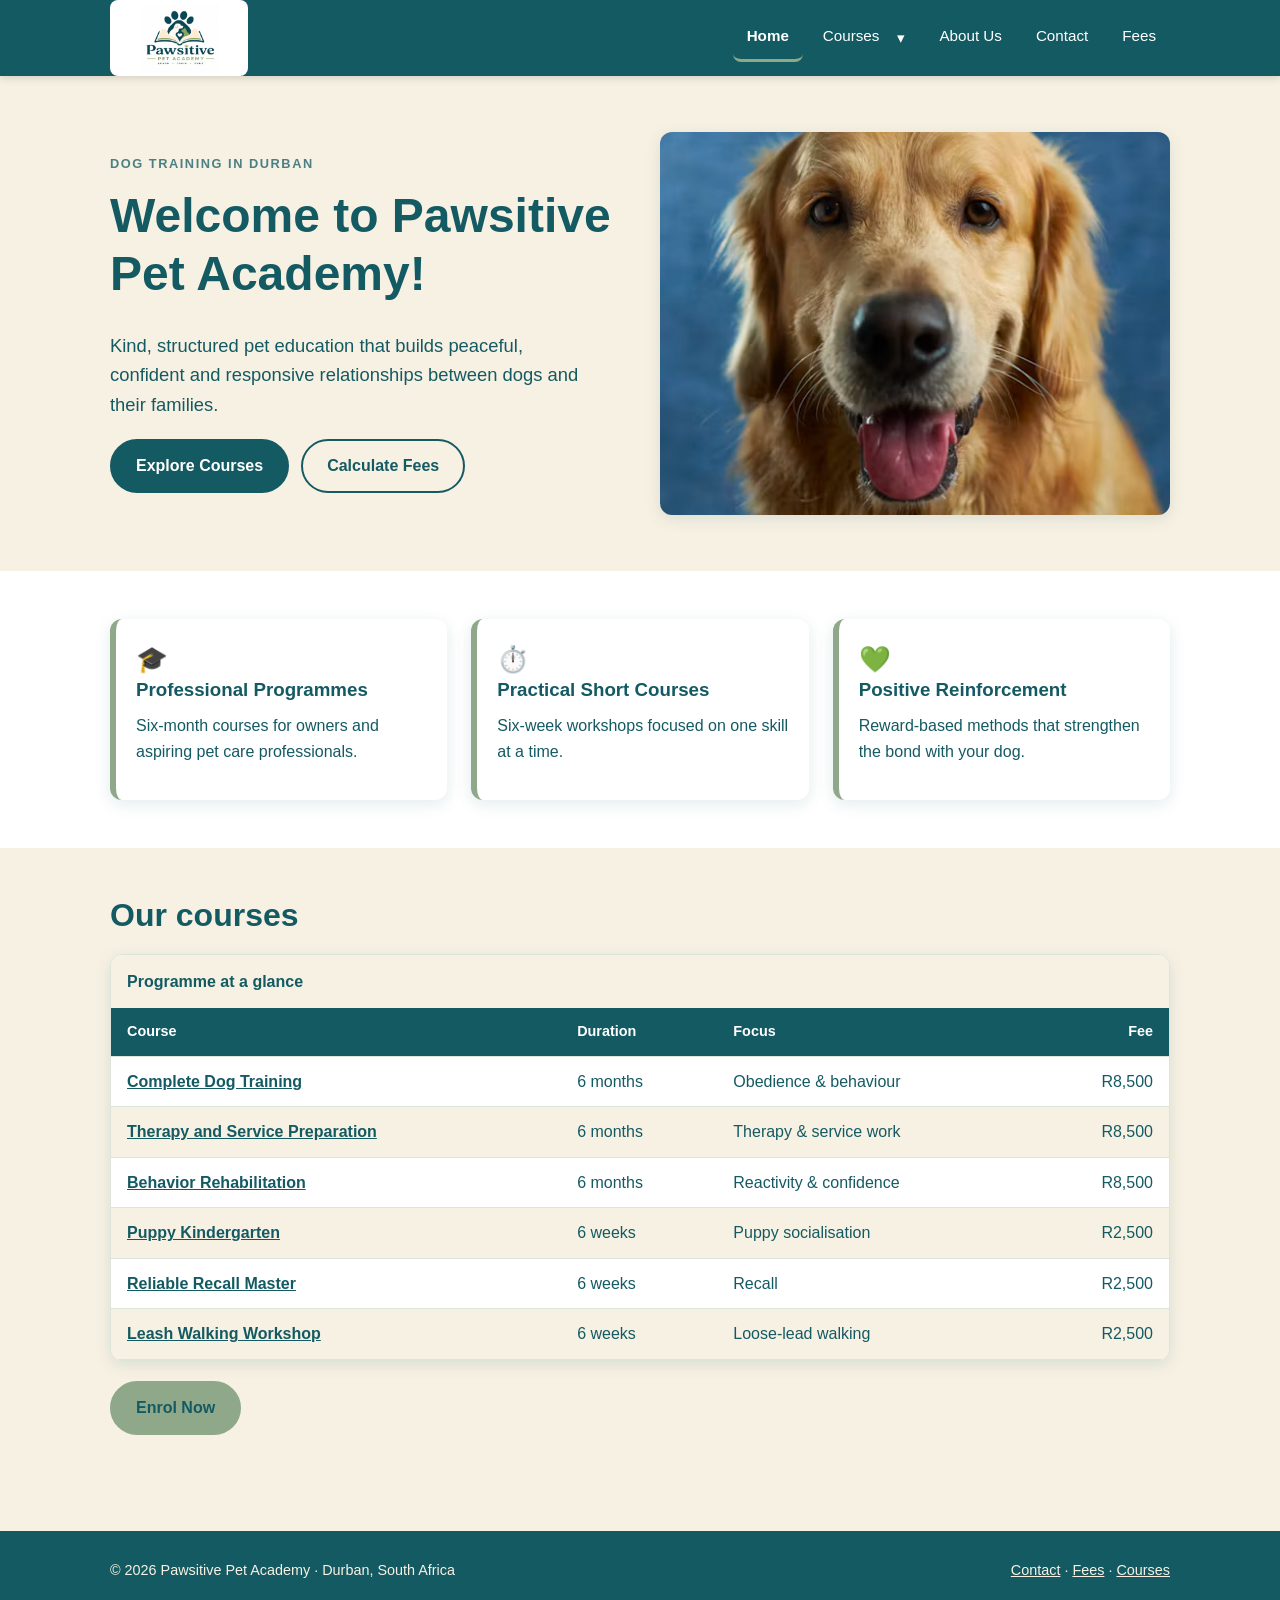
<file: index.html>
<!DOCTYPE html>
<html lang="en">
<head>
  <meta charset="UTF-8">
  <meta name="viewport" content="width=device-width, initial-scale=1.0">
  <meta name="description" content="Pawsitive Pet Academy – professional dog training courses in Durban, South Africa.">
  <title>Home | Pawsitive Pet Academy</title>
  <link rel="stylesheet" href="style.css">
  <script src="script.js" defer></script>
</head>
<body>
  <a class="skip-link" href="#main">Skip to content</a>
  <header class="site-header">
    <nav class="container nav" aria-label="Main navigation">
      <a class="brand" href="index.html" aria-label="Pawsitive Pet Academy home"><img src="images/pawsitive-logo.png" alt="Pawsitive Pet Academy logo"></a>
      <button class="nav-toggle" type="button" aria-label="Toggle menu" aria-expanded="false" aria-controls="nav-menu">☰</button>
      <ul class="nav-menu" id="nav-menu">
      <li><a href="index.html" aria-current="page">Home</a></li>
      <li class="has-dropdown"><a href="courses.html">Courses</a><button class="dropdown-toggle" type="button" aria-expanded="false" aria-haspopup="true" aria-label="Show courses menu">▾</button><ul class="dropdown"><li><span class="dropdown-label">6-Month Courses</span></li><li><a href="completeDogTraining.html">Complete Dog Training</a></li><li><a href="Therapy%20and%20service%20prep.html">Therapy and Service Preparation</a></li><li><a href="Behavior%20Rehabilitation.html">Behavior Rehabilitation</a></li><li><span class="dropdown-label">6-Week Short Courses</span></li><li><a href="Puppy%20Kindergarten.html">Puppy Kindergarten</a></li><li><a href="Reliable%20Recall%20Master.html">Reliable Recall Master</a></li><li><a href="Leash%20Walking.html">Leash Walking Workshop</a></li><li><a href="courses.html"><strong>View all courses</strong></a></li></ul></li>
      <li><a href="about.html">About Us</a></li>
      <li><a href="contact.html">Contact</a></li>
      <li><a href="fees.html">Fees</a></li>
      </ul>
    </nav>
  </header>
  <main id="main">

    <section class="hero">
      <div class="container hero-grid">
        <div>
          <p class="eyebrow">Dog training in Durban</p>
          <h1>Welcome to Pawsitive Pet Academy!</h1>
          <p class="lead">Kind, structured pet education that builds peaceful, confident and responsive relationships between dogs and their families.</p>
          <div class="btn-row">
            <a class="btn" href="courses.html">Explore Courses</a>
            <a class="btn btn--outline" href="fees.html">Calculate Fees</a>
          </div>
        </div>
        <img src="images/dog.avif" alt="A happy dog ready for training">
      </div>
    </section>

    <section class="section section--white">
      <div class="container">
        <div class="grid grid--3">
          <div class="feature"><div class="icon" aria-hidden="true">🎓</div><h3>Professional Programmes</h3><p>Six-month courses for owners and aspiring pet care professionals.</p></div>
          <div class="feature"><div class="icon" aria-hidden="true">⏱️</div><h3>Practical Short Courses</h3><p>Six-week workshops focused on one skill at a time.</p></div>
          <div class="feature"><div class="icon" aria-hidden="true">💚</div><h3>Positive Reinforcement</h3><p>Reward-based methods that strengthen the bond with your dog.</p></div>
        </div>
      </div>
    </section>

    <section class="section">
      <div class="container">
        <h2>Our courses</h2>
      <div class="table-wrap">
        <table class="data">
          <caption>Programme at a glance</caption>
          <thead><tr><th scope="col">Course</th><th scope="col">Duration</th><th scope="col">Focus</th><th scope="col" class="num">Fee</th></tr></thead>
          <tbody>
          <tr><td><a href="completeDogTraining.html">Complete Dog Training</a></td><td>6 months</td><td>Obedience & behaviour</td><td class="num">R8,500</td></tr>
          <tr><td><a href="Therapy%20and%20service%20prep.html">Therapy and Service Preparation</a></td><td>6 months</td><td>Therapy & service work</td><td class="num">R8,500</td></tr>
          <tr><td><a href="Behavior%20Rehabilitation.html">Behavior Rehabilitation</a></td><td>6 months</td><td>Reactivity & confidence</td><td class="num">R8,500</td></tr>
          <tr><td><a href="Puppy%20Kindergarten.html">Puppy Kindergarten</a></td><td>6 weeks</td><td>Puppy socialisation</td><td class="num">R2,500</td></tr>
          <tr><td><a href="Reliable%20Recall%20Master.html">Reliable Recall Master</a></td><td>6 weeks</td><td>Recall</td><td class="num">R2,500</td></tr>
          <tr><td><a href="Leash%20Walking.html">Leash Walking Workshop</a></td><td>6 weeks</td><td>Loose-lead walking</td><td class="num">R2,500</td></tr>
          </tbody>
        </table>
      </div>
        <div class="btn-row"><a class="btn btn--sage" href="enrolment.html">Enrol Now</a></div>
      </div>
    </section>
  </main>
  <footer class="site-footer">
    <div class="container">
      <span>© <span id="year">2026</span> Pawsitive Pet Academy · Durban, South Africa</span>
      <span><a href="contact.html">Contact</a> · <a href="fees.html">Fees</a> · <a href="courses.html">Courses</a></span>
    </div>
  </footer>
</body>
</html>
</file>
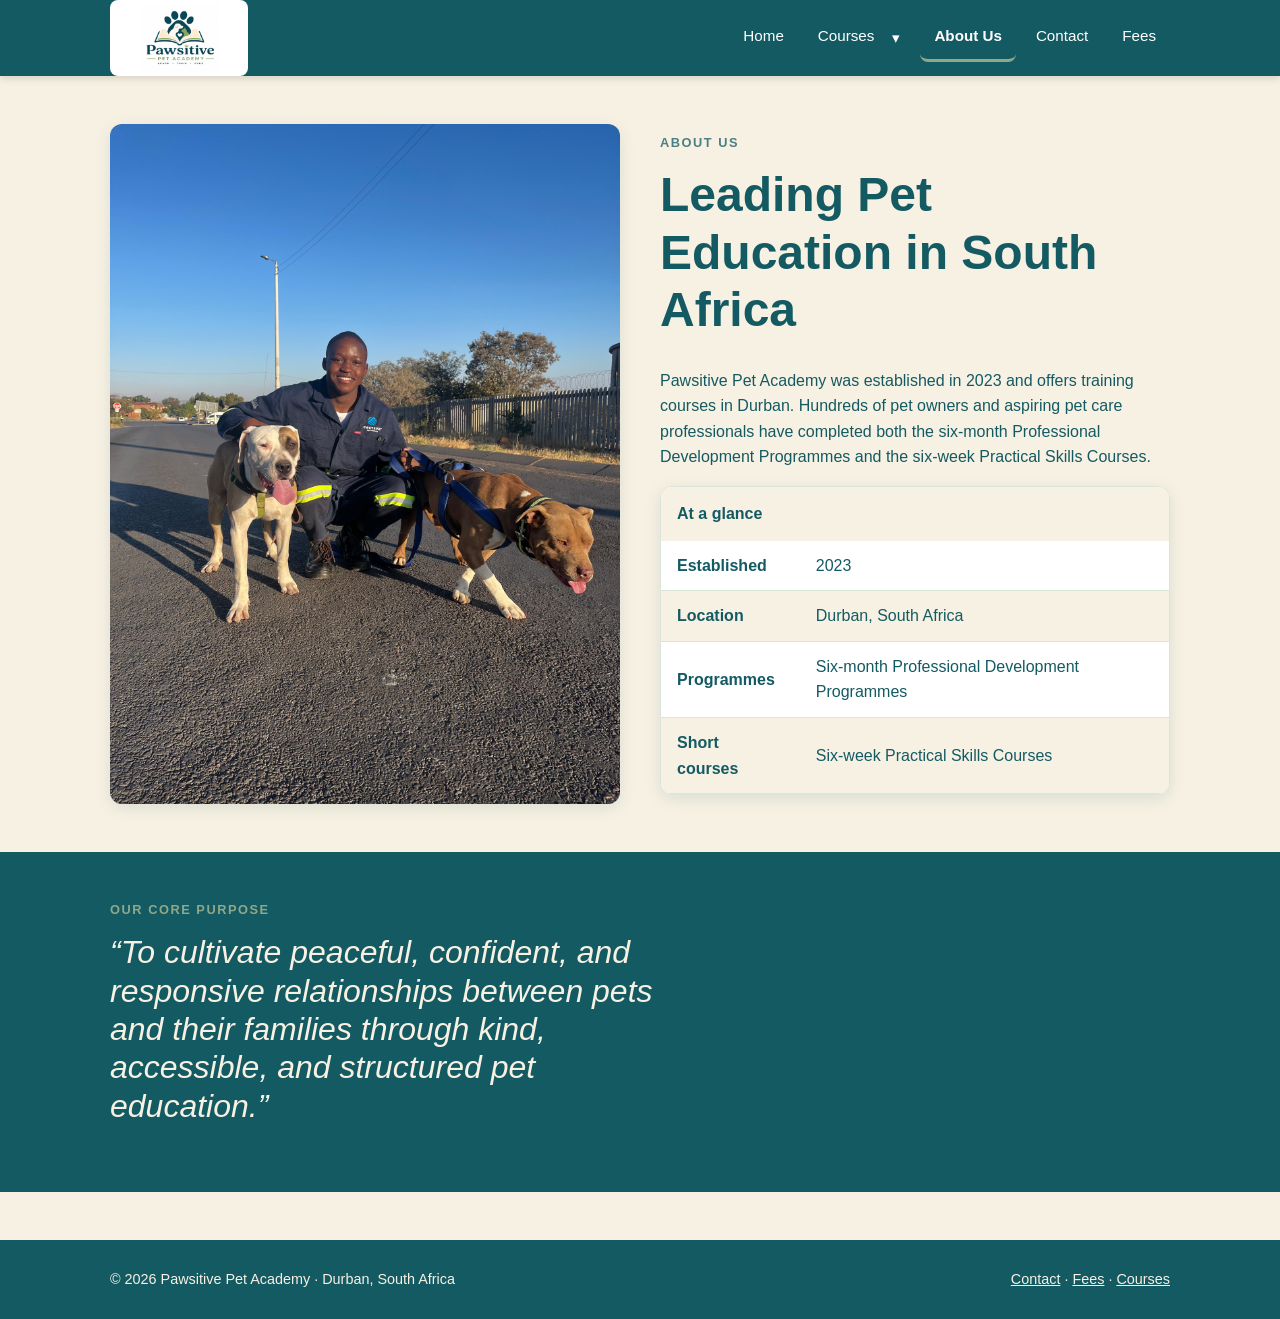
<file: about.html>
<!DOCTYPE html>
<html lang="en">
<head>
  <meta charset="UTF-8">
  <meta name="viewport" content="width=device-width, initial-scale=1.0">
  <meta name="description" content="Pawsitive Pet Academy – professional dog training courses in Durban, South Africa.">
  <title>About Us | Pawsitive Pet Academy</title>
  <link rel="stylesheet" href="style.css">
  <script src="script.js" defer></script>
</head>
<body>
  <a class="skip-link" href="#main">Skip to content</a>
  <header class="site-header">
    <nav class="container nav" aria-label="Main navigation">
      <a class="brand" href="index.html" aria-label="Pawsitive Pet Academy home"><img src="images/pawsitive-logo.png" alt="Pawsitive Pet Academy logo"></a>
      <button class="nav-toggle" type="button" aria-label="Toggle menu" aria-expanded="false" aria-controls="nav-menu">☰</button>
      <ul class="nav-menu" id="nav-menu">
      <li><a href="index.html">Home</a></li>
      <li class="has-dropdown"><a href="courses.html">Courses</a><button class="dropdown-toggle" type="button" aria-expanded="false" aria-haspopup="true" aria-label="Show courses menu">▾</button><ul class="dropdown"><li><span class="dropdown-label">6-Month Courses</span></li><li><a href="completeDogTraining.html">Complete Dog Training</a></li><li><a href="Therapy%20and%20service%20prep.html">Therapy and Service Preparation</a></li><li><a href="Behavior%20Rehabilitation.html">Behavior Rehabilitation</a></li><li><span class="dropdown-label">6-Week Short Courses</span></li><li><a href="Puppy%20Kindergarten.html">Puppy Kindergarten</a></li><li><a href="Reliable%20Recall%20Master.html">Reliable Recall Master</a></li><li><a href="Leash%20Walking.html">Leash Walking Workshop</a></li><li><a href="courses.html"><strong>View all courses</strong></a></li></ul></li>
      <li><a href="about.html" aria-current="page">About Us</a></li>
      <li><a href="contact.html">Contact</a></li>
      <li><a href="fees.html">Fees</a></li>
      </ul>
    </nav>
  </header>
  <main id="main">

    <section class="section">
      <div class="container hero-grid">
        <img class="media-img" src="images/about%20us.jpeg" alt="The Pawsitive Pet Academy team with dogs">
        <div>
          <p class="eyebrow">About us</p>
          <h1>Leading Pet Education in South Africa</h1>
          <p>Pawsitive Pet Academy was established in 2023 and offers training courses in Durban. Hundreds of pet owners and aspiring pet care professionals have completed both the six-month Professional Development Programmes and the six-week Practical Skills Courses.</p>
          <div class="table-wrap">
            <table class="data" style="min-width:0">
              <caption>At a glance</caption>
              <tbody>
                <tr><th scope="row">Established</th><td>2023</td></tr>
                <tr><th scope="row">Location</th><td>Durban, South Africa</td></tr>
                <tr><th scope="row">Programmes</th><td>Six-month Professional Development Programmes</td></tr>
                <tr><th scope="row">Short courses</th><td>Six-week Practical Skills Courses</td></tr>
              </tbody>
            </table>
          </div>
        </div>
      </div>
    </section>
    <section class="purpose">
      <div class="container">
        <p class="eyebrow">Our core purpose</p>
        <h2>“To cultivate peaceful, confident, and responsive relationships between pets and their families through kind, accessible, and structured pet education.”</h2>
      </div>
    </section>
  </main>
  <footer class="site-footer">
    <div class="container">
      <span>© <span id="year">2026</span> Pawsitive Pet Academy · Durban, South Africa</span>
      <span><a href="contact.html">Contact</a> · <a href="fees.html">Fees</a> · <a href="courses.html">Courses</a></span>
    </div>
  </footer>
</body>
</html>
</file>
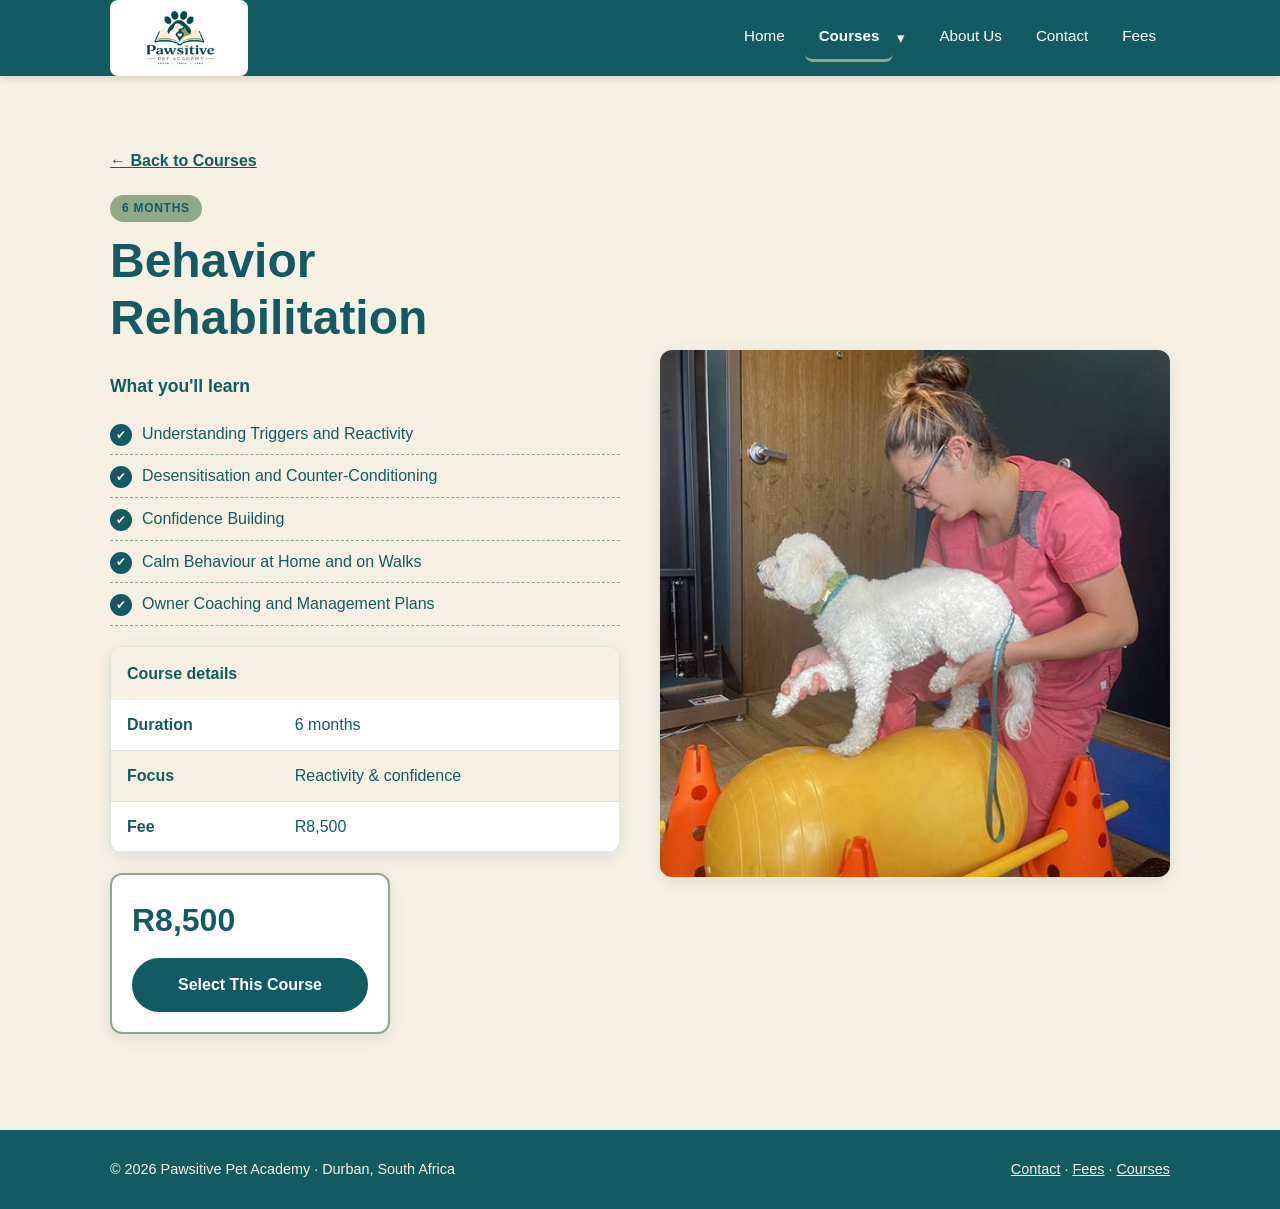
<file: Behavior Rehabilitation.html>
<!DOCTYPE html>
<html lang="en">
<head>
  <meta charset="UTF-8">
  <meta name="viewport" content="width=device-width, initial-scale=1.0">
  <meta name="description" content="Pawsitive Pet Academy – professional dog training courses in Durban, South Africa.">
  <title>Behavior Rehabilitation | Pawsitive Pet Academy</title>
  <link rel="stylesheet" href="style.css">
  <script src="script.js" defer></script>
</head>
<body>
  <a class="skip-link" href="#main">Skip to content</a>
  <header class="site-header">
    <nav class="container nav" aria-label="Main navigation">
      <a class="brand" href="index.html" aria-label="Pawsitive Pet Academy home"><img src="images/pawsitive-logo.png" alt="Pawsitive Pet Academy logo"></a>
      <button class="nav-toggle" type="button" aria-label="Toggle menu" aria-expanded="false" aria-controls="nav-menu">☰</button>
      <ul class="nav-menu" id="nav-menu">
      <li><a href="index.html">Home</a></li>
      <li class="has-dropdown"><a href="courses.html" aria-current="page">Courses</a><button class="dropdown-toggle" type="button" aria-expanded="false" aria-haspopup="true" aria-label="Show courses menu">▾</button><ul class="dropdown"><li><span class="dropdown-label">6-Month Courses</span></li><li><a href="completeDogTraining.html">Complete Dog Training</a></li><li><a href="Therapy%20and%20service%20prep.html">Therapy and Service Preparation</a></li><li><a href="Behavior%20Rehabilitation.html">Behavior Rehabilitation</a></li><li><span class="dropdown-label">6-Week Short Courses</span></li><li><a href="Puppy%20Kindergarten.html">Puppy Kindergarten</a></li><li><a href="Reliable%20Recall%20Master.html">Reliable Recall Master</a></li><li><a href="Leash%20Walking.html">Leash Walking Workshop</a></li><li><a href="courses.html"><strong>View all courses</strong></a></li></ul></li>
      <li><a href="about.html">About Us</a></li>
      <li><a href="contact.html">Contact</a></li>
      <li><a href="fees.html">Fees</a></li>
      </ul>
    </nav>
  </header>
  <main id="main">

    <section class="section">
      <div class="container">
        <a class="back-link" href="courses.html">← Back to Courses</a>
        <div class="hero-grid" style="margin-top:20px">
          <div>
            <span class="badge">6 MONTHS</span>
            <h1>Behavior Rehabilitation</h1>
            <h2 style="font-size:1.1rem">What you'll learn</h2>
            <ul class="learn-list">
          <li>Understanding Triggers and Reactivity</li>
          <li>Desensitisation and Counter-Conditioning</li>
          <li>Confidence Building</li>
          <li>Calm Behaviour at Home and on Walks</li>
          <li>Owner Coaching and Management Plans</li>
            </ul>
            <div class="table-wrap" style="margin:20px 0">
              <table class="data" style="min-width:0">
                <caption>Course details</caption>
                <tbody>
                  <tr><th scope="row">Duration</th><td>6 months</td></tr>
                  <tr><th scope="row">Focus</th><td>Reactivity & confidence</td></tr>
                  <tr><th scope="row">Fee</th><td>R8,500</td></tr>
                </tbody>
              </table>
            </div>
            <div class="price-card">
              <div class="price">R8,500</div>
              <a class="btn" href="enrolment.html?course=rehab">Select This Course</a>
            </div>
          </div>
          <img class="media-img" src="images/dog%20rehabilitation.jpg" alt="Behavior Rehabilitation">
        </div>
      </div>
    </section>
  </main>
  <footer class="site-footer">
    <div class="container">
      <span>© <span id="year">2026</span> Pawsitive Pet Academy · Durban, South Africa</span>
      <span><a href="contact.html">Contact</a> · <a href="fees.html">Fees</a> · <a href="courses.html">Courses</a></span>
    </div>
  </footer>
</body>
</html>
</file>
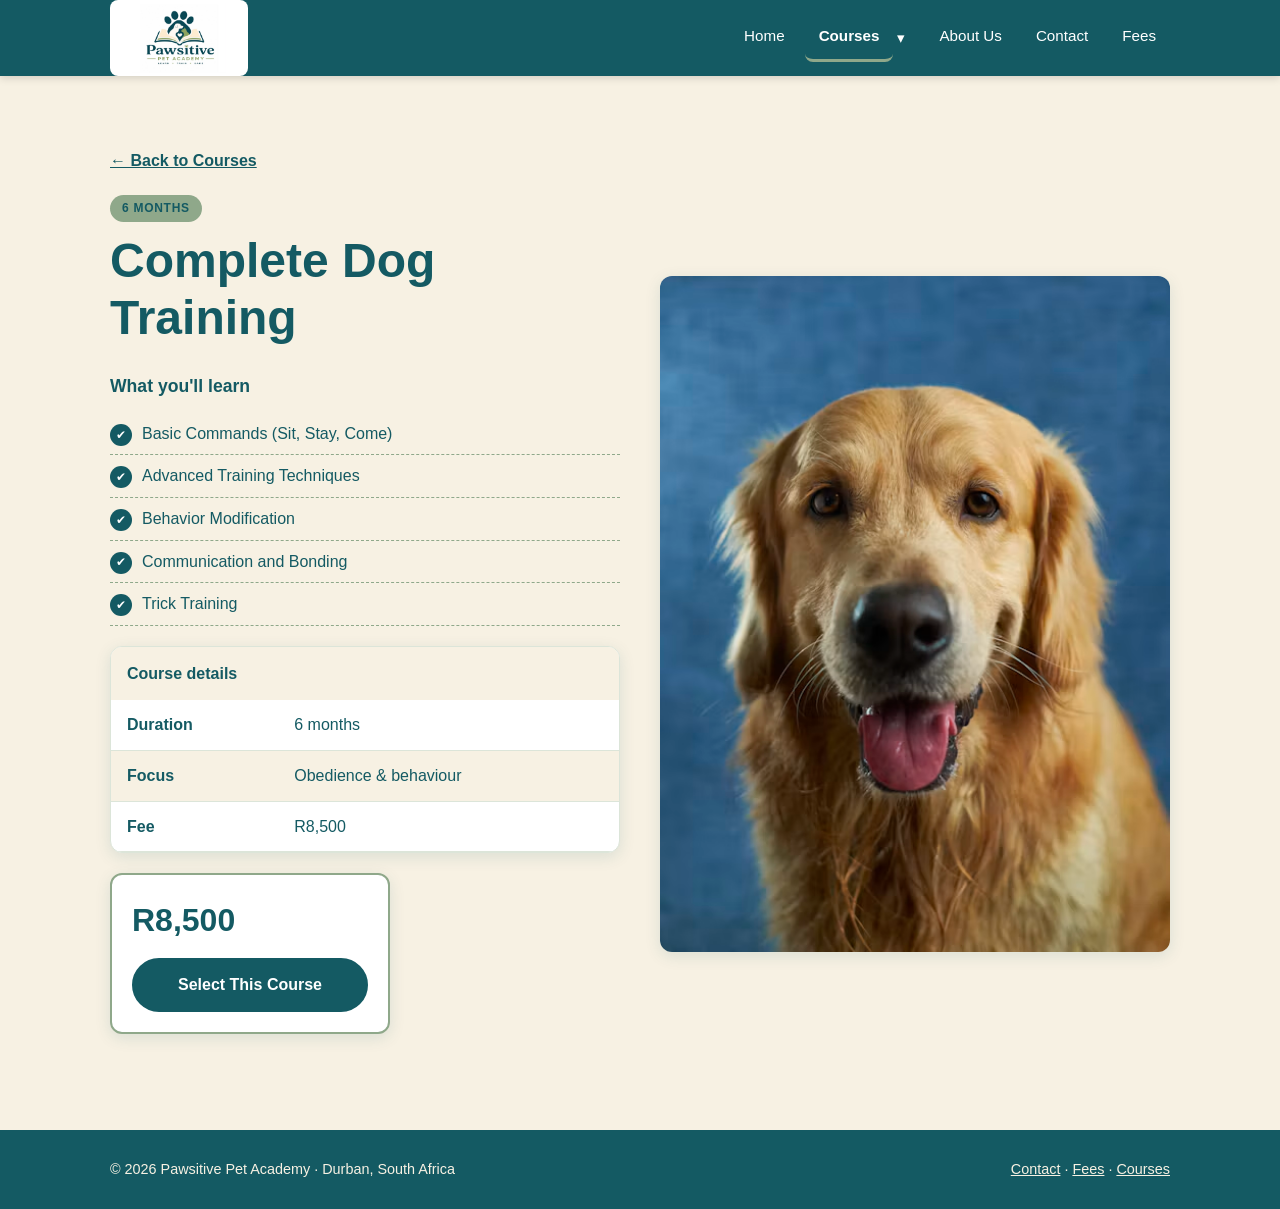
<file: completeDogTraining.html>
<!DOCTYPE html>
<html lang="en">
<head>
  <meta charset="UTF-8">
  <meta name="viewport" content="width=device-width, initial-scale=1.0">
  <meta name="description" content="Pawsitive Pet Academy – professional dog training courses in Durban, South Africa.">
  <title>Complete Dog Training | Pawsitive Pet Academy</title>
  <link rel="stylesheet" href="style.css">
  <script src="script.js" defer></script>
</head>
<body>
  <a class="skip-link" href="#main">Skip to content</a>
  <header class="site-header">
    <nav class="container nav" aria-label="Main navigation">
      <a class="brand" href="index.html" aria-label="Pawsitive Pet Academy home"><img src="images/pawsitive-logo.png" alt="Pawsitive Pet Academy logo"></a>
      <button class="nav-toggle" type="button" aria-label="Toggle menu" aria-expanded="false" aria-controls="nav-menu">☰</button>
      <ul class="nav-menu" id="nav-menu">
      <li><a href="index.html">Home</a></li>
      <li class="has-dropdown"><a href="courses.html" aria-current="page">Courses</a><button class="dropdown-toggle" type="button" aria-expanded="false" aria-haspopup="true" aria-label="Show courses menu">▾</button><ul class="dropdown"><li><span class="dropdown-label">6-Month Courses</span></li><li><a href="completeDogTraining.html">Complete Dog Training</a></li><li><a href="Therapy%20and%20service%20prep.html">Therapy and Service Preparation</a></li><li><a href="Behavior%20Rehabilitation.html">Behavior Rehabilitation</a></li><li><span class="dropdown-label">6-Week Short Courses</span></li><li><a href="Puppy%20Kindergarten.html">Puppy Kindergarten</a></li><li><a href="Reliable%20Recall%20Master.html">Reliable Recall Master</a></li><li><a href="Leash%20Walking.html">Leash Walking Workshop</a></li><li><a href="courses.html"><strong>View all courses</strong></a></li></ul></li>
      <li><a href="about.html">About Us</a></li>
      <li><a href="contact.html">Contact</a></li>
      <li><a href="fees.html">Fees</a></li>
      </ul>
    </nav>
  </header>
  <main id="main">

    <section class="section">
      <div class="container">
        <a class="back-link" href="courses.html">← Back to Courses</a>
        <div class="hero-grid" style="margin-top:20px">
          <div>
            <span class="badge">6 MONTHS</span>
            <h1>Complete Dog Training</h1>
            <h2 style="font-size:1.1rem">What you'll learn</h2>
            <ul class="learn-list">
          <li>Basic Commands (Sit, Stay, Come)</li>
          <li>Advanced Training Techniques</li>
          <li>Behavior Modification</li>
          <li>Communication and Bonding</li>
          <li>Trick Training</li>
            </ul>
            <div class="table-wrap" style="margin:20px 0">
              <table class="data" style="min-width:0">
                <caption>Course details</caption>
                <tbody>
                  <tr><th scope="row">Duration</th><td>6 months</td></tr>
                  <tr><th scope="row">Focus</th><td>Obedience & behaviour</td></tr>
                  <tr><th scope="row">Fee</th><td>R8,500</td></tr>
                </tbody>
              </table>
            </div>
            <div class="price-card">
              <div class="price">R8,500</div>
              <a class="btn" href="enrolment.html?course=complete">Select This Course</a>
            </div>
          </div>
          <img class="media-img" src="images/dog.avif" alt="Complete Dog Training">
        </div>
      </div>
    </section>
  </main>
  <footer class="site-footer">
    <div class="container">
      <span>© <span id="year">2026</span> Pawsitive Pet Academy · Durban, South Africa</span>
      <span><a href="contact.html">Contact</a> · <a href="fees.html">Fees</a> · <a href="courses.html">Courses</a></span>
    </div>
  </footer>
</body>
</html>
</file>
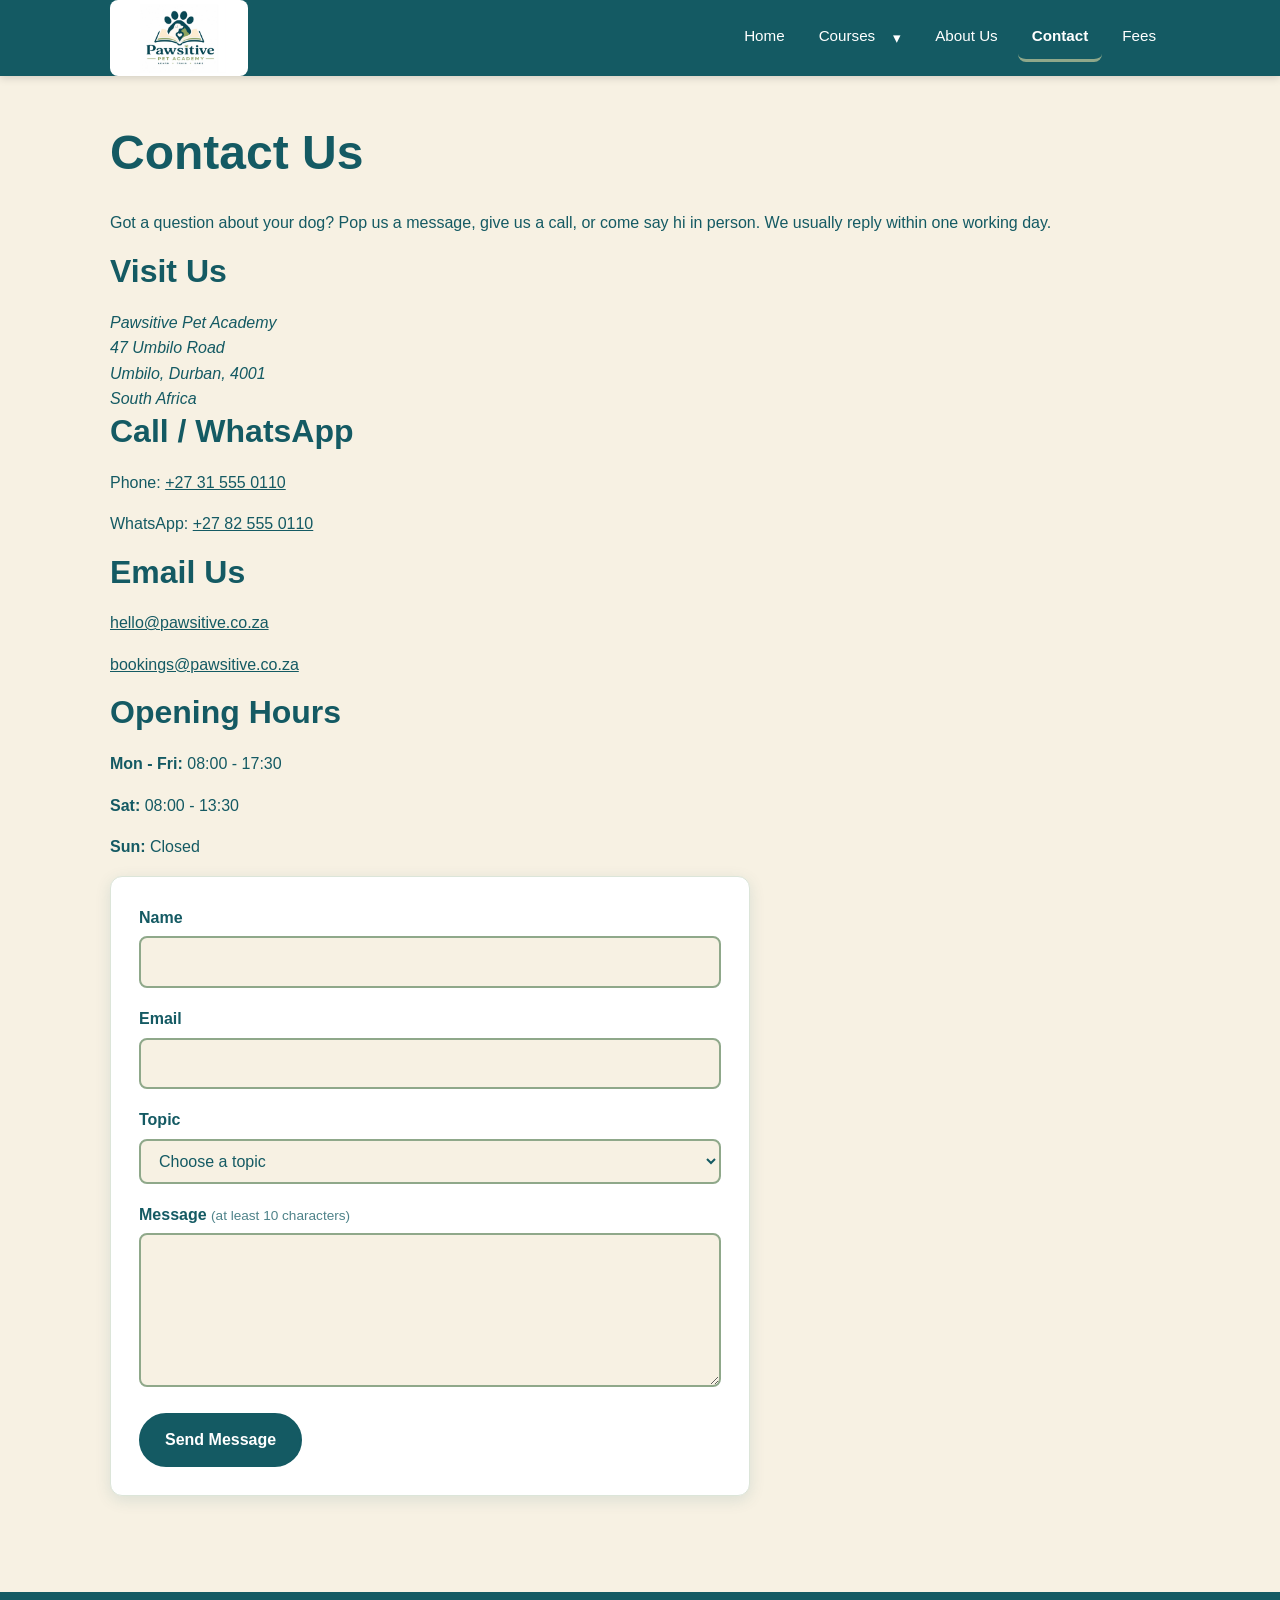
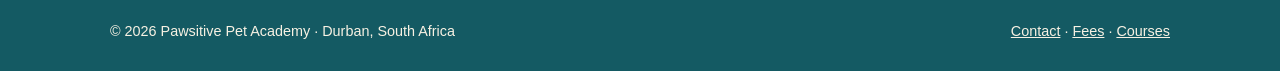
<file: contact.html>
<!DOCTYPE html>
<html lang="en">
<head>
  <meta charset="UTF-8">
  <meta name="viewport" content="width=device-width, initial-scale=1.0">
  <meta name="description" content="Pawsitive Pet Academy – professional dog training courses in Durban, South Africa.">
  <title>Contact Us | Pawsitive Pet Academy</title>
  <link rel="stylesheet" href="style.css">
  <script src="script.js" defer></script>
</head>

<body>
  <a class="skip-link" href="#main">Skip to content</a>

  <!-- Header / Nav -->
  <header class="site-header">
    <nav class="container nav" aria-label="Main navigation">
      <a class="brand" href="index.html">
        <img src="images/pawsitive-logo.png" alt="Pawsitive Pet Academy logo">
      </a>

      <button class="nav-toggle" type="button" aria-label="Toggle menu" aria-expanded="false" aria-controls="nav-menu">☰</button>

      <ul class="nav-menu" id="nav-menu">
        <li><a href="index.html">Home</a></li>

        <!-- Courses dropdown -->
        <li class="has-dropdown">
          <a href="courses.html">Courses</a>
          <button class="dropdown-toggle" type="button" aria-expanded="false" aria-haspopup="true" aria-label="Show courses menu">▾</button>
          <ul class="dropdown">
            <li><span class="dropdown-label">6-Month Courses</span></li>
            <li><a href="completeDogTraining.html">Complete Dog Training</a></li>
            <li><a href="Therapy%20and%20service%20prep.html">Therapy and Service Preparation</a></li>
            <li><a href="Behavior%20Rehabilitation.html">Behavior Rehabilitation</a></li>

            <li><span class="dropdown-label">6-Week Short Courses</span></li>
            <li><a href="Puppy%20Kindergarten.html">Puppy Kindergarten</a></li>
            <li><a href="Reliable%20Recall%20Master.html">Reliable Recall Master</a></li>
            <li><a href="Leash%20Walking.html">Leash Walking Workshop</a></li>
            <li><a href="courses.html"><strong>View all courses</strong></a></li>
          </ul>
        </li>

        <li><a href="about.html">About Us</a></li>
        <li><a href="contact.html" aria-current="page">Contact</a></li>
        <li><a href="fees.html">Fees</a></li>
      </ul>
    </nav>
  </header>

  <!-- Main content -->
  <main id="main">
    <section class="section">
      <div class="container">
        <h1>Contact Us</h1>
        <p>Got a question about your dog? Pop us a message, give us a call, or come say hi in person. We usually reply within one working day.</p>

        <!-- Our contact details -->
        <div class="contact-grid">
          <div class="contact-card">
            <h2>Visit Us</h2>
            <address>
              Pawsitive Pet Academy<br>
              47 Umbilo Road<br>
              Umbilo, Durban, 4001<br>
              South Africa
            </address>
          </div>

          <div class="contact-card">
            <h2>Call / WhatsApp</h2>
            <p>Phone: <a href="tel:+273155501XX">+27 31 555 0110</a></p>
            <p>WhatsApp: <a href="https://wa.me/27825550111">+27 82 555 0110</a></p>
            
          </div>

          <div class="contact-card">
            <h2>Email Us</h2>
            <p><a href="mailto:hello@pawsitive.co.za">hello@pawsitive.co.za</a></p>
            <p><a href="mailto:bookings@pawsitive.co.za">bookings@pawsitive.co.za</a></p>
          </div>

          <div class="contact-card">
            <h2>Opening Hours</h2>
            <p><strong>Mon - Fri:</strong> 08:00 - 17:30</p>
            <p><strong>Sat:</strong> 08:00 - 13:30</p>
            <p><strong>Sun:</strong> Closed</p>
          </div>
        </div>

        <!-- Contact form -->
        <div class="form-card">
          <div class="form-status" role="status" aria-live="polite"></div>

          <form id="contact-form" novalidate>
            <div class="field">
              <label for="name">Name</label>
              <input type="text" id="name" name="name" autocomplete="name" aria-describedby="name-error">
              <span class="error-msg" id="name-error"></span>
            </div>

            <div class="field">
              <label for="email">Email</label>
              <input type="email" id="email" name="email" autocomplete="email" aria-describedby="email-error">
              <span class="error-msg" id="email-error"></span>
            </div>

            <div class="field">
              <label for="topic">Topic</label>
              <select id="topic" name="topic" aria-describedby="topic-error">
                <option value="">Choose a topic</option>
                <option value="courses">Course information</option>
                <option value="fees">Fees and payment</option>
                <option value="enrolment">Enrolment help</option>
                <option value="other">Something else</option>
              </select>
              <span class="error-msg" id="topic-error"></span>
            </div>

            <div class="field">
              <label for="message">Message <span class="hint">(at least 10 characters)</span></label>
              <textarea id="message" name="message" rows="5" aria-describedby="message-error"></textarea>
              <span class="error-msg" id="message-error"></span>
            </div>

            <button class="btn" type="submit">Send Message</button>
          </form>
        </div>

      </div>
    </section>
  </main>

  <!-- Footer -->
  <footer class="site-footer">
    <div class="container">
      <span>© <span id="year">2026</span> Pawsitive Pet Academy · Durban, South Africa</span>
      <span><a href="contact.html">Contact</a> · <a href="fees.html">Fees</a> · <a href="courses.html">Courses</a></span>
    </div>
  </footer>
</body>
</html>
</file>
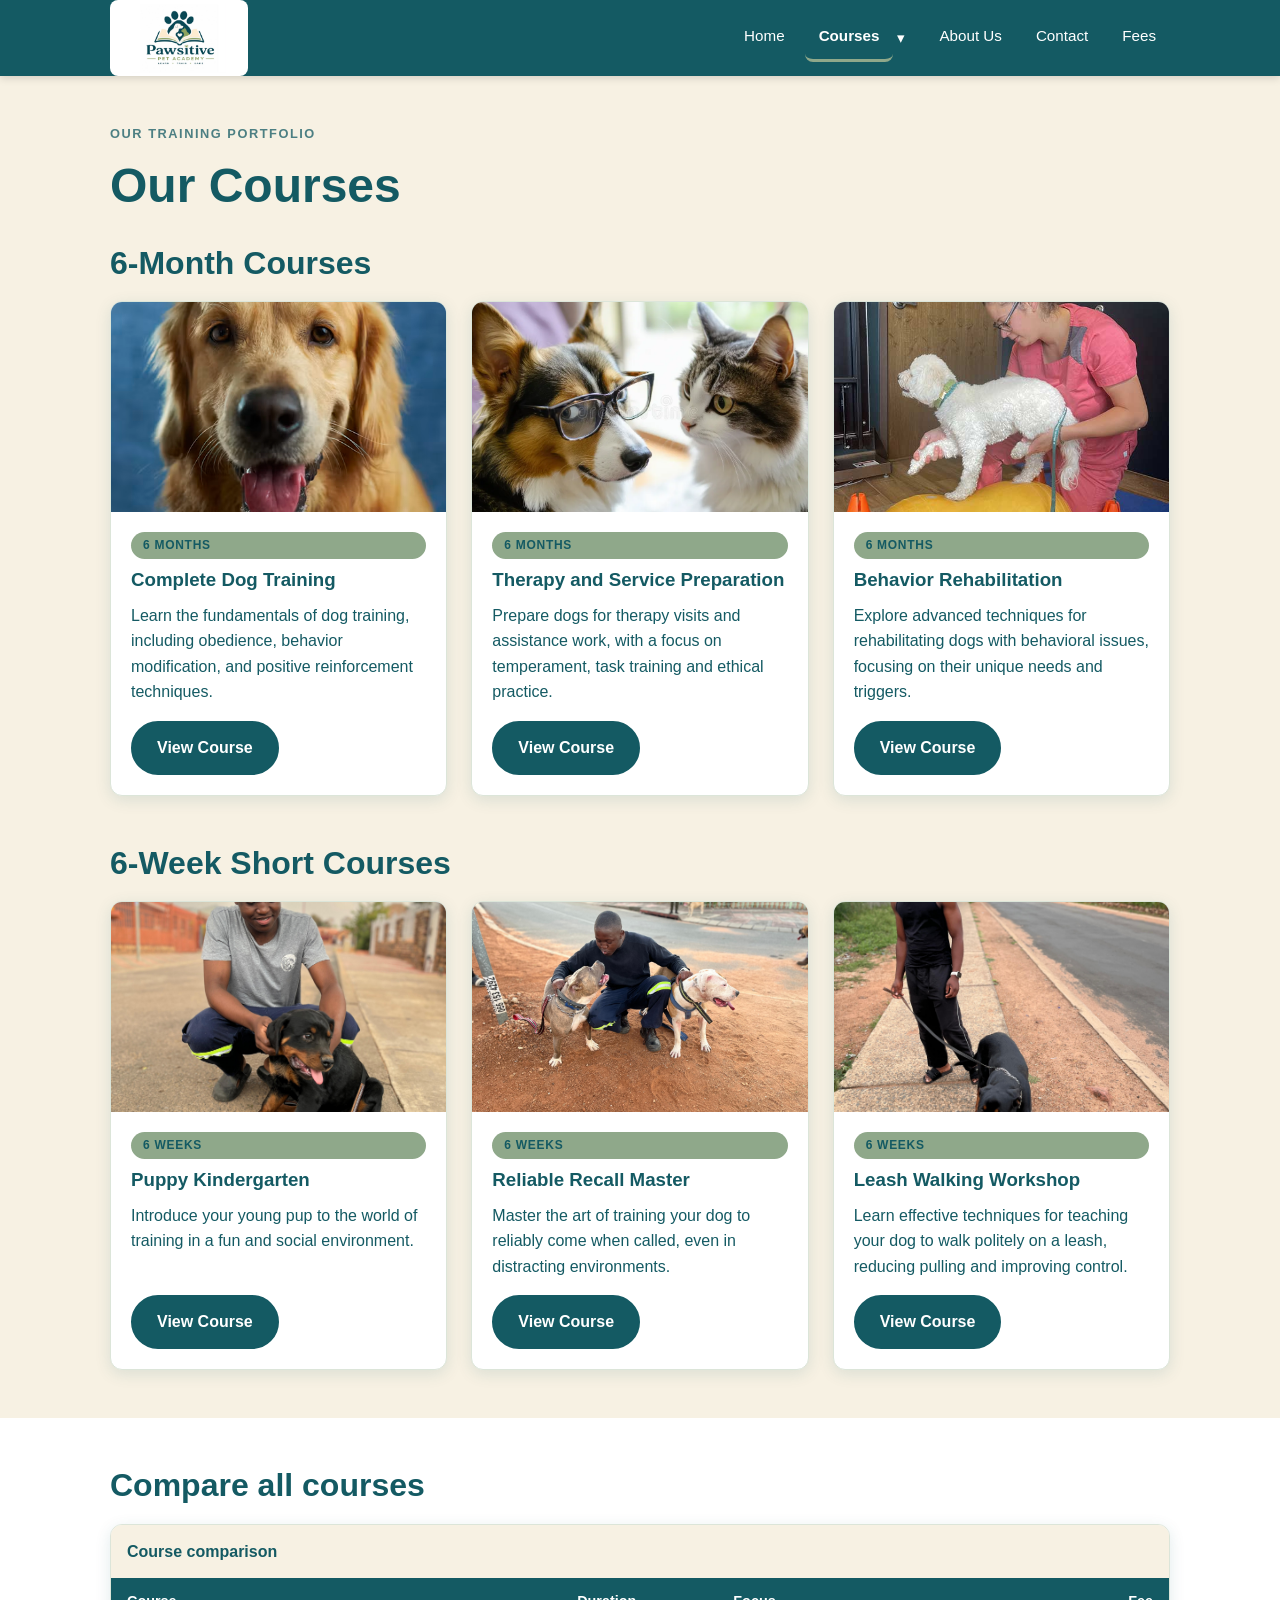
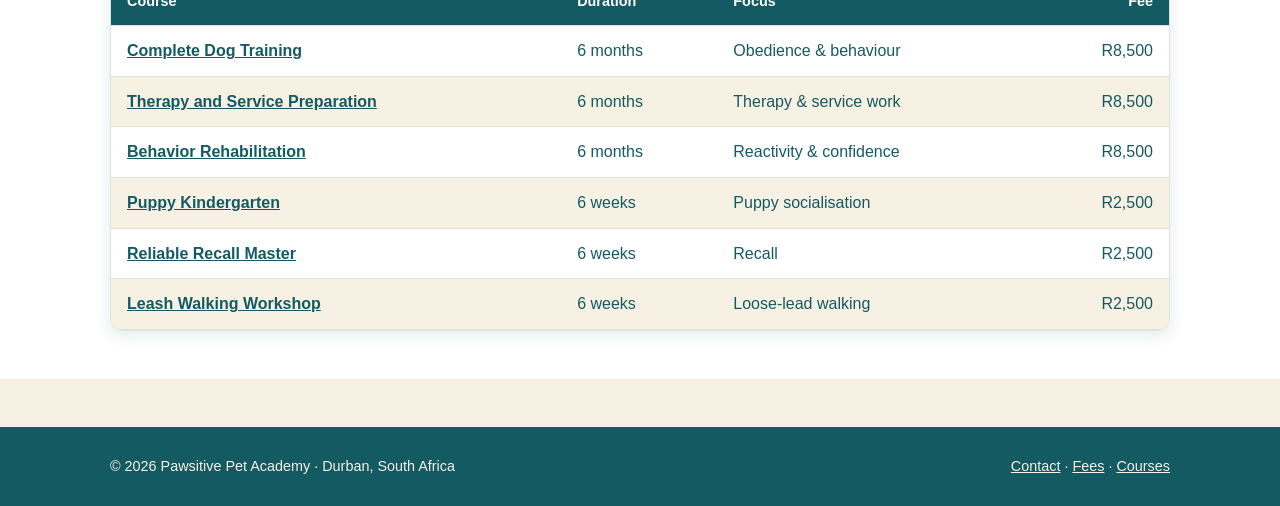
<file: courses.html>
<!DOCTYPE html>
<html lang="en">
<head>
  <meta charset="UTF-8">
  <meta name="viewport" content="width=device-width, initial-scale=1.0">
  <meta name="description" content="Pawsitive Pet Academy – professional dog training courses in Durban, South Africa.">
  <title>Our Courses | Pawsitive Pet Academy</title>
  <link rel="stylesheet" href="style.css">
  <script src="script.js" defer></script>
</head>
<body>
  <a class="skip-link" href="#main">Skip to content</a>
  <header class="site-header">
    <nav class="container nav" aria-label="Main navigation">
      <a class="brand" href="index.html" aria-label="Pawsitive Pet Academy home"><img src="images/pawsitive-logo.png" alt="Pawsitive Pet Academy logo"></a>
      <button class="nav-toggle" type="button" aria-label="Toggle menu" aria-expanded="false" aria-controls="nav-menu">☰</button>
      <ul class="nav-menu" id="nav-menu">
      <li><a href="index.html">Home</a></li>
      <li class="has-dropdown"><a href="courses.html" aria-current="page">Courses</a><button class="dropdown-toggle" type="button" aria-expanded="false" aria-haspopup="true" aria-label="Show courses menu">▾</button><ul class="dropdown"><li><span class="dropdown-label">6-Month Courses</span></li><li><a href="completeDogTraining.html">Complete Dog Training</a></li><li><a href="Therapy%20and%20service%20prep.html">Therapy and Service Preparation</a></li><li><a href="Behavior%20Rehabilitation.html">Behavior Rehabilitation</a></li><li><span class="dropdown-label">6-Week Short Courses</span></li><li><a href="Puppy%20Kindergarten.html">Puppy Kindergarten</a></li><li><a href="Reliable%20Recall%20Master.html">Reliable Recall Master</a></li><li><a href="Leash%20Walking.html">Leash Walking Workshop</a></li><li><a href="courses.html"><strong>View all courses</strong></a></li></ul></li>
      <li><a href="about.html">About Us</a></li>
      <li><a href="contact.html">Contact</a></li>
      <li><a href="fees.html">Fees</a></li>
      </ul>
    </nav>
  </header>
  <main id="main">

    <section class="section">
      <div class="container">
        <p class="eyebrow">Our training portfolio</p>
        <h1>Our Courses</h1>

        <h2>6-Month Courses</h2>
        <div class="grid grid--3">
        <article class="card">
          <img src="images/dog.avif" alt="Complete Dog Training course" loading="lazy">
          <div class="card-body">
            <span class="badge">6 MONTHS</span>
            <h3>Complete Dog Training</h3>
            <p>Learn the fundamentals of dog training, including obedience, behavior modification, and positive reinforcement techniques.</p>
            <a class="btn" href="completeDogTraining.html">View Course</a>
          </div>
        </article>
        <article class="card">
          <img src="images/dog%20theraphy.webp" alt="Therapy and Service Preparation course" loading="lazy">
          <div class="card-body">
            <span class="badge">6 MONTHS</span>
            <h3>Therapy and Service Preparation</h3>
            <p>Prepare dogs for therapy visits and assistance work, with a focus on temperament, task training and ethical practice.</p>
            <a class="btn" href="Therapy%20and%20service%20prep.html">View Course</a>
          </div>
        </article>
        <article class="card">
          <img src="images/dog%20rehabilitation.jpg" alt="Behavior Rehabilitation course" loading="lazy">
          <div class="card-body">
            <span class="badge">6 MONTHS</span>
            <h3>Behavior Rehabilitation</h3>
            <p>Explore advanced techniques for rehabilitating dogs with behavioral issues, focusing on their unique needs and triggers.</p>
            <a class="btn" href="Behavior%20Rehabilitation.html">View Course</a>
          </div>
        </article>
        </div>

        <h2 style="margin-top:48px">6-Week Short Courses</h2>
        <div class="grid grid--3">
        <article class="card">
          <img src="images/puppy%20training.jpeg" alt="Puppy Kindergarten course" loading="lazy">
          <div class="card-body">
            <span class="badge">6 WEEKS</span>
            <h3>Puppy Kindergarten</h3>
            <p>Introduce your young pup to the world of training in a fun and social environment.</p>
            <a class="btn" href="Puppy%20Kindergarten.html">View Course</a>
          </div>
        </article>
        <article class="card">
          <img src="images/recall%20master.jpeg" alt="Reliable Recall Master course" loading="lazy">
          <div class="card-body">
            <span class="badge">6 WEEKS</span>
            <h3>Reliable Recall Master</h3>
            <p>Master the art of training your dog to reliably come when called, even in distracting environments.</p>
            <a class="btn" href="Reliable%20Recall%20Master.html">View Course</a>
          </div>
        </article>
        <article class="card">
          <img src="images/leash%20training.jpeg" alt="Leash Walking Workshop course" loading="lazy">
          <div class="card-body">
            <span class="badge">6 WEEKS</span>
            <h3>Leash Walking Workshop</h3>
            <p>Learn effective techniques for teaching your dog to walk politely on a leash, reducing pulling and improving control.</p>
            <a class="btn" href="Leash%20Walking.html">View Course</a>
          </div>
        </article>
        </div>
      </div>
    </section>

    <section class="section section--white">
      <div class="container">
        <h2>Compare all courses</h2>
      <div class="table-wrap">
        <table class="data">
          <caption>Course comparison</caption>
          <thead><tr><th scope="col">Course</th><th scope="col">Duration</th><th scope="col">Focus</th><th scope="col" class="num">Fee</th></tr></thead>
          <tbody>
          <tr><td><a href="completeDogTraining.html">Complete Dog Training</a></td><td>6 months</td><td>Obedience & behaviour</td><td class="num">R8,500</td></tr>
          <tr><td><a href="Therapy%20and%20service%20prep.html">Therapy and Service Preparation</a></td><td>6 months</td><td>Therapy & service work</td><td class="num">R8,500</td></tr>
          <tr><td><a href="Behavior%20Rehabilitation.html">Behavior Rehabilitation</a></td><td>6 months</td><td>Reactivity & confidence</td><td class="num">R8,500</td></tr>
          <tr><td><a href="Puppy%20Kindergarten.html">Puppy Kindergarten</a></td><td>6 weeks</td><td>Puppy socialisation</td><td class="num">R2,500</td></tr>
          <tr><td><a href="Reliable%20Recall%20Master.html">Reliable Recall Master</a></td><td>6 weeks</td><td>Recall</td><td class="num">R2,500</td></tr>
          <tr><td><a href="Leash%20Walking.html">Leash Walking Workshop</a></td><td>6 weeks</td><td>Loose-lead walking</td><td class="num">R2,500</td></tr>
          </tbody>
        </table>
      </div>
      </div>
    </section>
  </main>
  <footer class="site-footer">
    <div class="container">
      <span>© <span id="year">2026</span> Pawsitive Pet Academy · Durban, South Africa</span>
      <span><a href="contact.html">Contact</a> · <a href="fees.html">Fees</a> · <a href="courses.html">Courses</a></span>
    </div>
  </footer>
</body>
</html>
</file>
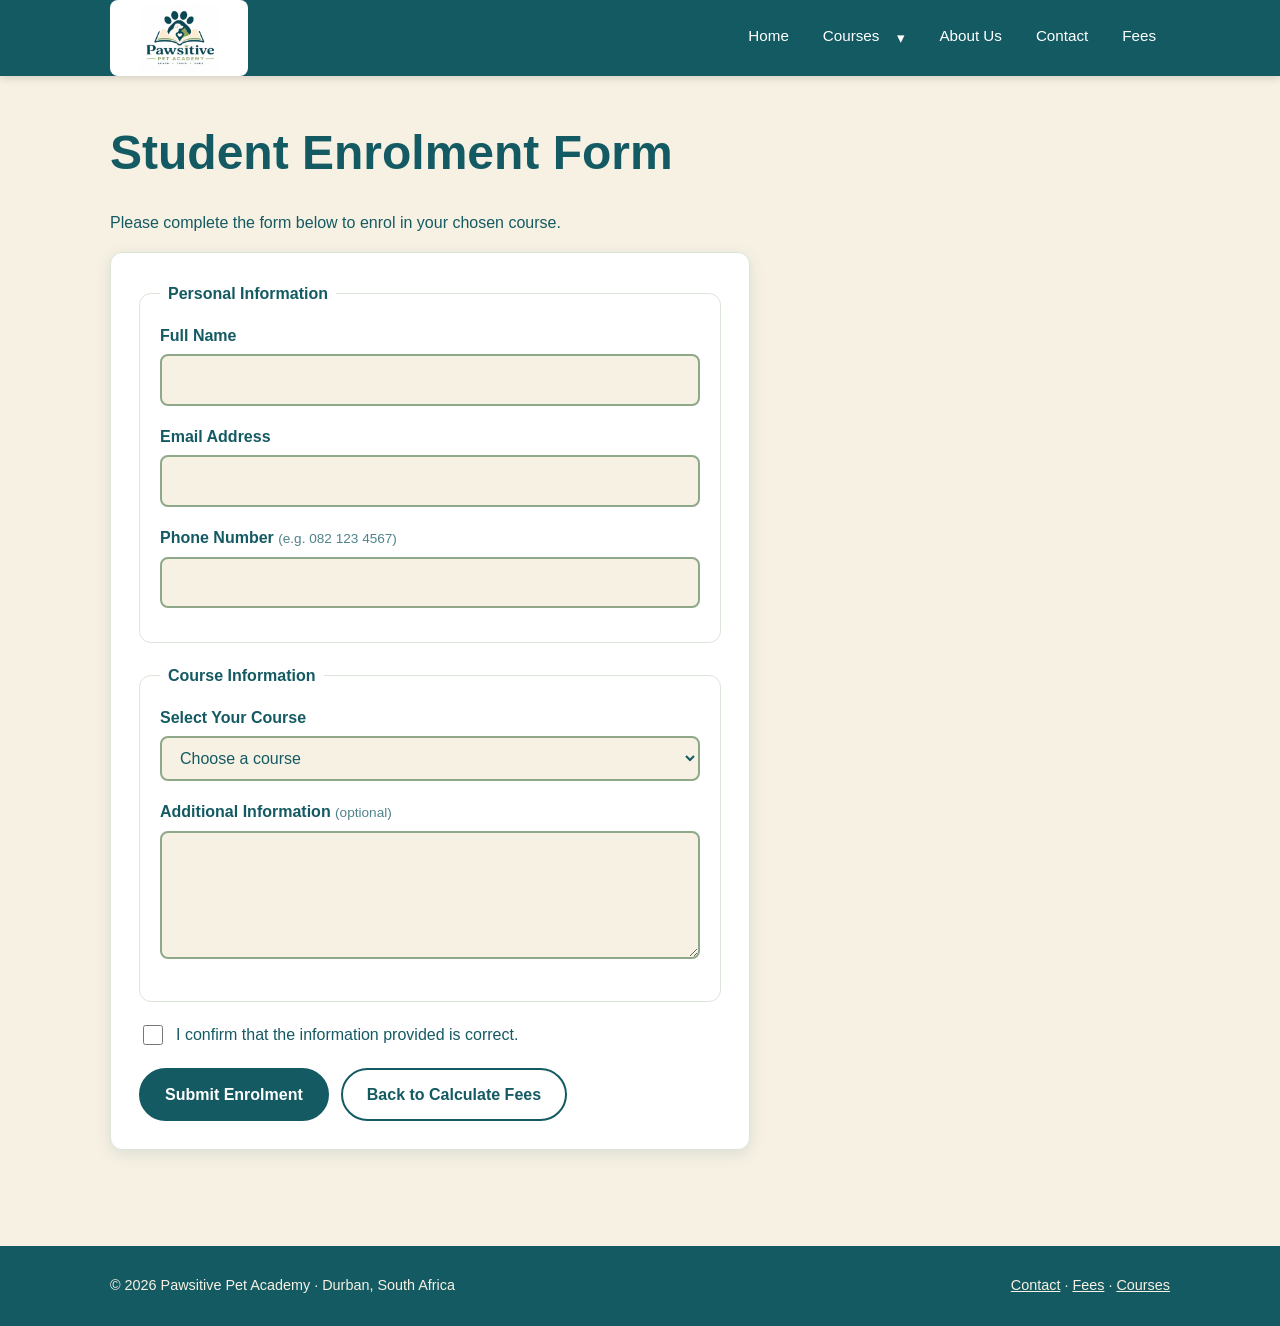
<file: enrolment.html>
<!DOCTYPE html>
<html lang="en">
<head>
  <meta charset="UTF-8">
  <meta name="viewport" content="width=device-width, initial-scale=1.0">
  <meta name="description" content="Pawsitive Pet Academy – professional dog training courses in Durban, South Africa.">
  <title>Enrolment | Pawsitive Pet Academy</title>
  <link rel="stylesheet" href="style.css">
  <script src="script.js" defer></script>
</head>
<body>
  <a class="skip-link" href="#main">Skip to content</a>
  <header class="site-header">
    <nav class="container nav" aria-label="Main navigation">
      <a class="brand" href="index.html" aria-label="Pawsitive Pet Academy home"><img src="images/pawsitive-logo.png" alt="Pawsitive Pet Academy logo"></a>
      <button class="nav-toggle" type="button" aria-label="Toggle menu" aria-expanded="false" aria-controls="nav-menu">☰</button>
      <ul class="nav-menu" id="nav-menu">
      <li><a href="index.html">Home</a></li>
      <li class="has-dropdown"><a href="courses.html">Courses</a><button class="dropdown-toggle" type="button" aria-expanded="false" aria-haspopup="true" aria-label="Show courses menu">▾</button><ul class="dropdown"><li><span class="dropdown-label">6-Month Courses</span></li><li><a href="completeDogTraining.html">Complete Dog Training</a></li><li><a href="Therapy%20and%20service%20prep.html">Therapy and Service Preparation</a></li><li><a href="Behavior%20Rehabilitation.html">Behavior Rehabilitation</a></li><li><span class="dropdown-label">6-Week Short Courses</span></li><li><a href="Puppy%20Kindergarten.html">Puppy Kindergarten</a></li><li><a href="Reliable%20Recall%20Master.html">Reliable Recall Master</a></li><li><a href="Leash%20Walking.html">Leash Walking Workshop</a></li><li><a href="courses.html"><strong>View all courses</strong></a></li></ul></li>
      <li><a href="about.html">About Us</a></li>
      <li><a href="contact.html">Contact</a></li>
      <li><a href="fees.html">Fees</a></li>
      </ul>
    </nav>
  </header>
  <main id="main">

    <section class="section">
      <div class="container">
        <h1>Student Enrolment Form</h1>
        <p>Please complete the form below to enrol in your chosen course.</p>
        <div class="form-card">
          <div class="form-status" role="status" aria-live="polite"></div>
          <form id="enrol-form" novalidate>
            <fieldset>
              <legend>Personal Information</legend>
              <div class="field"><label for="fullname">Full Name</label><input type="text" id="fullname" name="fullname" autocomplete="name" aria-describedby="fullname-error"><span class="error-msg" id="fullname-error"></span></div>
              <div class="field"><label for="email">Email Address</label><input type="email" id="email" name="email" autocomplete="email" aria-describedby="email-error"><span class="error-msg" id="email-error"></span></div>
              <div class="field"><label for="phone">Phone Number <span class="hint">(e.g. 082 123 4567)</span></label><input type="tel" id="phone" name="phone" autocomplete="tel" aria-describedby="phone-error"><span class="error-msg" id="phone-error"></span></div>
            </fieldset>
            <fieldset>
              <legend>Course Information</legend>
              <div class="field"><label for="course">Select Your Course</label>
                <select id="course" name="course" aria-describedby="course-error">
                  <option value="">Choose a course</option>
                  <optgroup label="6-Month Courses"><option value="complete">Complete Dog Training (6 months)</option><option value="therapy">Therapy and Service Preparation (6 months)</option><option value="rehab">Behavior Rehabilitation (6 months)</option></optgroup>
                  <optgroup label="6-Week Short Courses"><option value="puppy">Puppy Kindergarten (6 weeks)</option><option value="recall">Reliable Recall Master (6 weeks)</option><option value="leash">Leash Walking Workshop (6 weeks)</option></optgroup>
                </select><span class="error-msg" id="course-error"></span></div>
              <div class="field"><label for="message">Additional Information <span class="hint">(optional)</span></label><textarea id="message" name="message" rows="4"></textarea></div>
            </fieldset>
            <div class="check"><input type="checkbox" id="terms" name="terms" aria-describedby="terms-error"><div><label for="terms">I confirm that the information provided is correct.</label><span class="error-msg" id="terms-error"></span></div></div>
            <div class="btn-row"><button class="btn" type="submit">Submit Enrolment</button><a class="btn btn--outline" href="fees.html">Back to Calculate Fees</a></div>
          </form>
        </div>
      </div>
    </section>
  </main>
  <footer class="site-footer">
    <div class="container">
      <span>© <span id="year">2026</span> Pawsitive Pet Academy · Durban, South Africa</span>
      <span><a href="contact.html">Contact</a> · <a href="fees.html">Fees</a> · <a href="courses.html">Courses</a></span>
    </div>
  </footer>
</body>
</html>
</file>
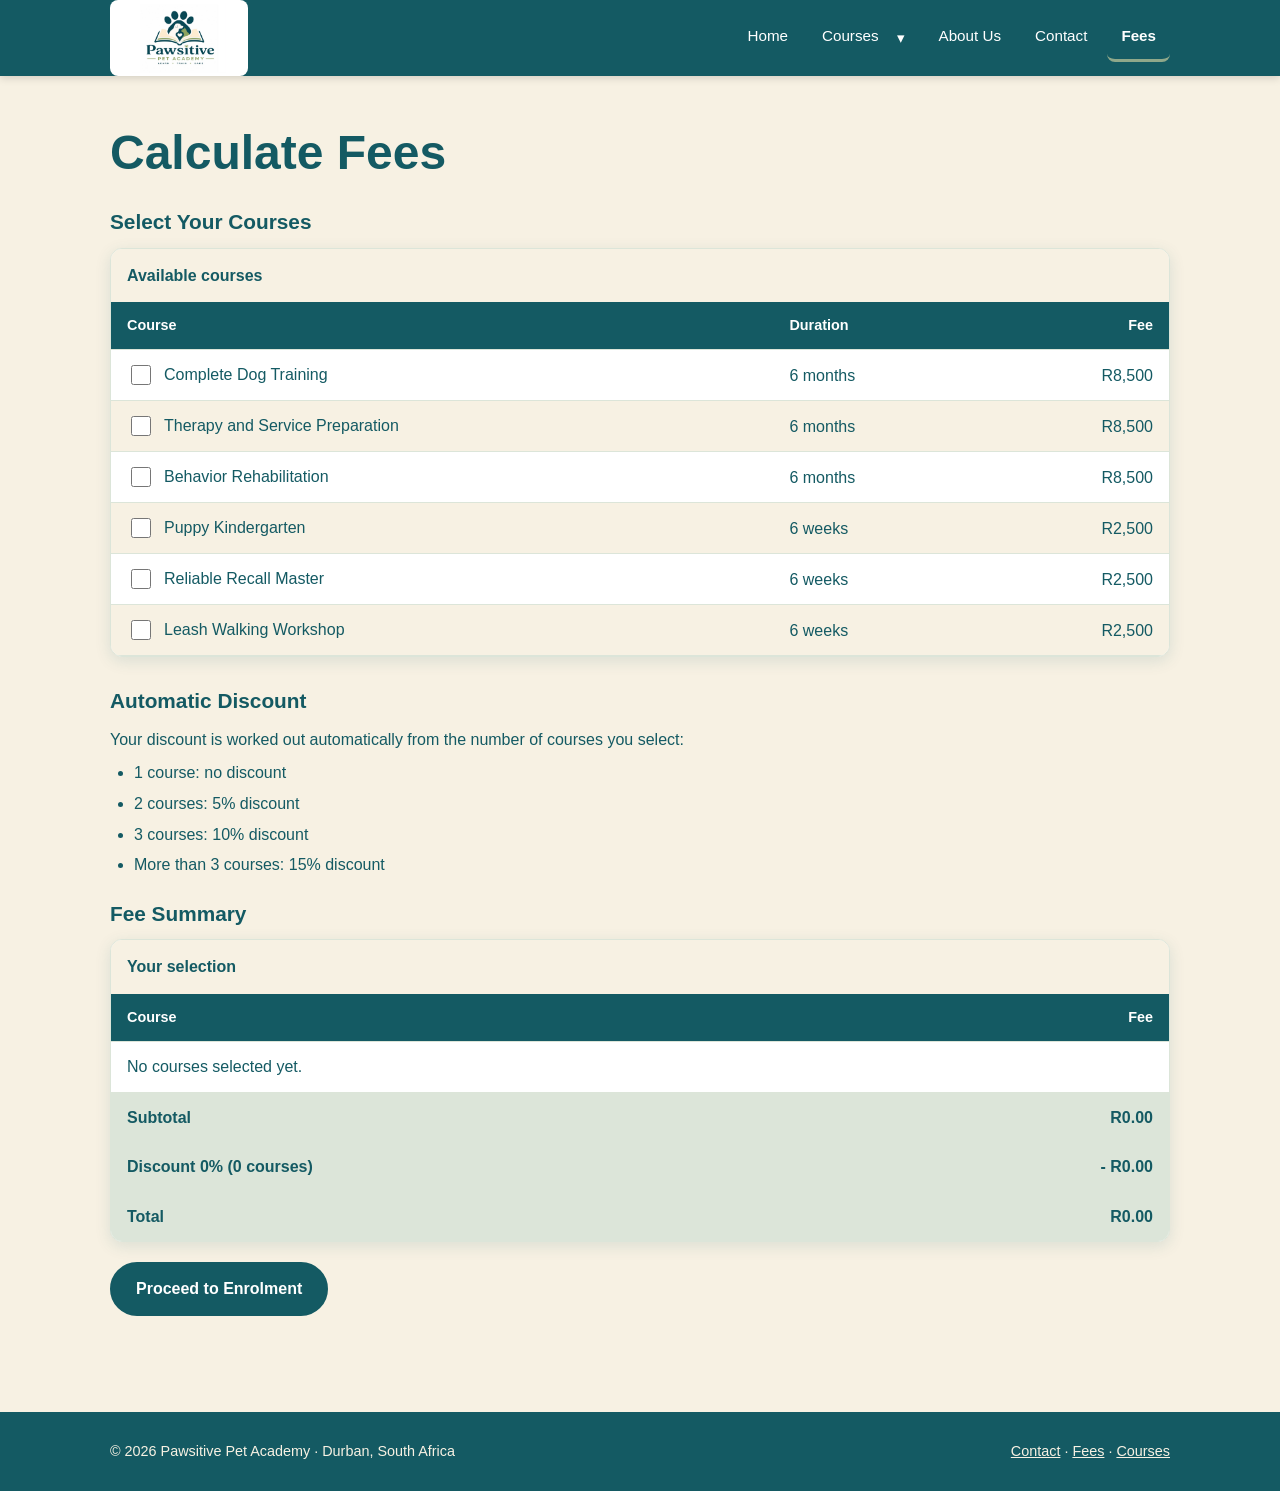
<file: fees.html>
<!DOCTYPE html>
<html lang="en">
<head>
  <meta charset="UTF-8">
  <meta name="viewport" content="width=device-width, initial-scale=1.0">
  <meta name="description" content="Pawsitive Pet Academy – professional dog training courses in Durban, South Africa.">
  <title>Calculate Fees | Pawsitive Pet Academy</title>
  <link rel="stylesheet" href="style.css">
  <script src="script.js" defer></script>
</head>
<body>
  <a class="skip-link" href="#main">Skip to content</a>
  <header class="site-header">
    <nav class="container nav" aria-label="Main navigation">
      <a class="brand" href="index.html" aria-label="Pawsitive Pet Academy home"><img src="images/pawsitive-logo.png" alt="Pawsitive Pet Academy logo"></a>
      <button class="nav-toggle" type="button" aria-label="Toggle menu" aria-expanded="false" aria-controls="nav-menu">☰</button>
      <ul class="nav-menu" id="nav-menu">
      <li><a href="index.html">Home</a></li>
      <li class="has-dropdown"><a href="courses.html">Courses</a><button class="dropdown-toggle" type="button" aria-expanded="false" aria-haspopup="true" aria-label="Show courses menu">▾</button><ul class="dropdown"><li><span class="dropdown-label">6-Month Courses</span></li><li><a href="completeDogTraining.html">Complete Dog Training</a></li><li><a href="Therapy%20and%20service%20prep.html">Therapy and Service Preparation</a></li><li><a href="Behavior%20Rehabilitation.html">Behavior Rehabilitation</a></li><li><span class="dropdown-label">6-Week Short Courses</span></li><li><a href="Puppy%20Kindergarten.html">Puppy Kindergarten</a></li><li><a href="Reliable%20Recall%20Master.html">Reliable Recall Master</a></li><li><a href="Leash%20Walking.html">Leash Walking Workshop</a></li><li><a href="courses.html"><strong>View all courses</strong></a></li></ul></li>
      <li><a href="about.html">About Us</a></li>
      <li><a href="contact.html">Contact</a></li>
      <li><a href="fees.html" aria-current="page">Fees</a></li>
      </ul>
    </nav>
  </header>
  <main id="main">

    <section class="section">
      <div class="container">
        <h1>Calculate Fees</h1>
        <form id="fees-form" novalidate>
          <h2 style="font-size:1.3rem">Select Your Courses</h2>
          <div class="table-wrap">
            <table class="data">
              <caption>Available courses</caption>
              <thead><tr><th scope="col">Course</th><th scope="col">Duration</th><th scope="col" class="num">Fee</th></tr></thead>
              <tbody>
            <tr>
              <td><label class="check" style="margin:0"><input type="checkbox" name="course" value="complete" data-price="8500" data-name="Complete Dog Training"> <span>Complete Dog Training</span></label></td>
              <td>6 months</td><td class="num">R8,500</td></tr>
            <tr>
              <td><label class="check" style="margin:0"><input type="checkbox" name="course" value="therapy" data-price="8500" data-name="Therapy and Service Preparation"> <span>Therapy and Service Preparation</span></label></td>
              <td>6 months</td><td class="num">R8,500</td></tr>
            <tr>
              <td><label class="check" style="margin:0"><input type="checkbox" name="course" value="rehab" data-price="8500" data-name="Behavior Rehabilitation"> <span>Behavior Rehabilitation</span></label></td>
              <td>6 months</td><td class="num">R8,500</td></tr>
            <tr>
              <td><label class="check" style="margin:0"><input type="checkbox" name="course" value="puppy" data-price="2500" data-name="Puppy Kindergarten"> <span>Puppy Kindergarten</span></label></td>
              <td>6 weeks</td><td class="num">R2,500</td></tr>
            <tr>
              <td><label class="check" style="margin:0"><input type="checkbox" name="course" value="recall" data-price="2500" data-name="Reliable Recall Master"> <span>Reliable Recall Master</span></label></td>
              <td>6 weeks</td><td class="num">R2,500</td></tr>
            <tr>
              <td><label class="check" style="margin:0"><input type="checkbox" name="course" value="leash" data-price="2500" data-name="Leash Walking Workshop"> <span>Leash Walking Workshop</span></label></td>
              <td>6 weeks</td><td class="num">R2,500</td></tr>
              </tbody>
            </table>
          </div>

          <h2 style="font-size:1.3rem;margin-top:32px">Automatic Discount</h2>
          <p class="discount-note">Your discount is worked out automatically from the number of courses you select:</p>
          <ul class="discount-list">
            <li>1 course: no discount</li>
            <li>2 courses: 5% discount</li>
            <li>3 courses: 10% discount</li>
            <li>More than 3 courses: 15% discount</li>
          </ul>

          <h2 style="font-size:1.3rem">Fee Summary</h2>
          <div class="table-wrap">
            <table class="data">
              <caption>Your selection</caption>
              <thead><tr><th scope="col">Course</th><th scope="col" class="num">Fee</th></tr></thead>
              <tbody id="summary-rows"></tbody>
              <tfoot>
                <tr><th scope="row">Subtotal</th><td class="num" id="subtotal">R0.00</td></tr>
                <tr><th scope="row">Discount <span id="discount-rate">(0 courses)</span></th><td class="num" id="discount-amount">- R0.00</td></tr>
                <tr><th scope="row">Total</th><td class="num" id="total">R0.00</td></tr>
              </tfoot>
            </table>
          </div>
          <p class="error-msg" id="fees-error" role="alert" style="margin-top:14px"></p>
          <div class="btn-row"><button class="btn" type="button" id="proceed">Proceed to Enrolment</button></div>
        </form>
      </div>
    </section>
  </main>
  <footer class="site-footer">
    <div class="container">
      <span>© <span id="year">2026</span> Pawsitive Pet Academy · Durban, South Africa</span>
      <span><a href="contact.html">Contact</a> · <a href="fees.html">Fees</a> · <a href="courses.html">Courses</a></span>
    </div>
  </footer>
</body>
</html>
</file>
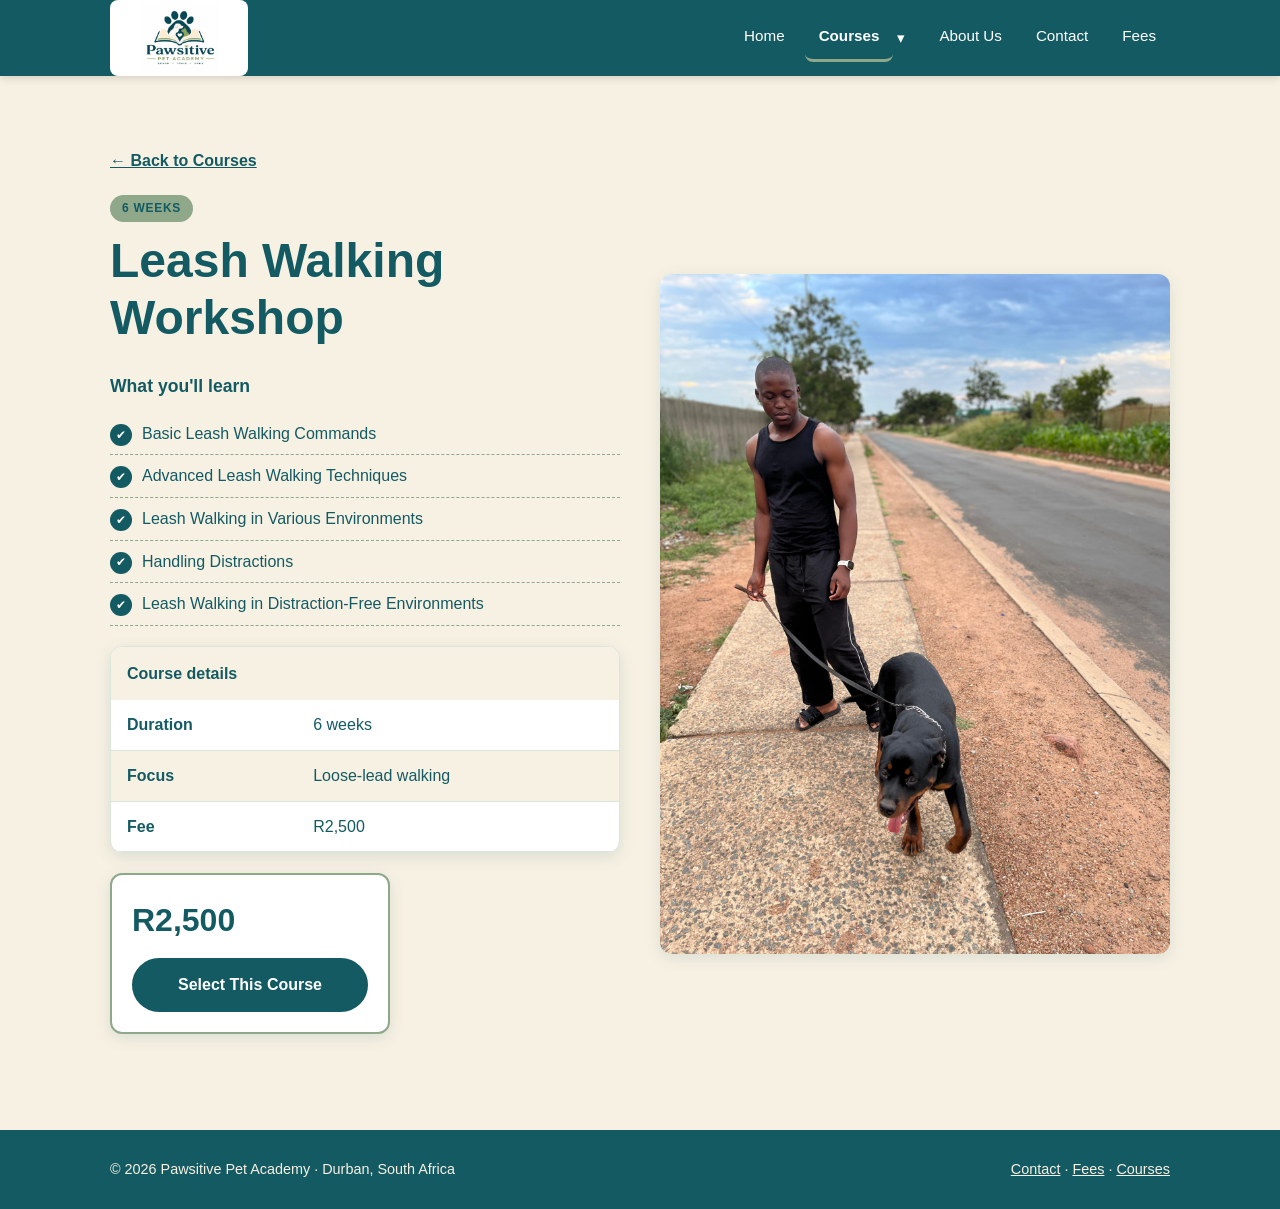
<file: Leash Walking.html>
<!DOCTYPE html>
<html lang="en">
<head>
  <meta charset="UTF-8">
  <meta name="viewport" content="width=device-width, initial-scale=1.0">
  <meta name="description" content="Pawsitive Pet Academy – professional dog training courses in Durban, South Africa.">
  <title>Leash Walking Workshop | Pawsitive Pet Academy</title>
  <link rel="stylesheet" href="style.css">
  <script src="script.js" defer></script>
</head>
<body>
  <a class="skip-link" href="#main">Skip to content</a>
  <header class="site-header">
    <nav class="container nav" aria-label="Main navigation">
      <a class="brand" href="index.html" aria-label="Pawsitive Pet Academy home"><img src="images/pawsitive-logo.png" alt="Pawsitive Pet Academy logo"></a>
      <button class="nav-toggle" type="button" aria-label="Toggle menu" aria-expanded="false" aria-controls="nav-menu">☰</button>
      <ul class="nav-menu" id="nav-menu">
      <li><a href="index.html">Home</a></li>
      <li class="has-dropdown"><a href="courses.html" aria-current="page">Courses</a><button class="dropdown-toggle" type="button" aria-expanded="false" aria-haspopup="true" aria-label="Show courses menu">▾</button><ul class="dropdown"><li><span class="dropdown-label">6-Month Courses</span></li><li><a href="completeDogTraining.html">Complete Dog Training</a></li><li><a href="Therapy%20and%20service%20prep.html">Therapy and Service Preparation</a></li><li><a href="Behavior%20Rehabilitation.html">Behavior Rehabilitation</a></li><li><span class="dropdown-label">6-Week Short Courses</span></li><li><a href="Puppy%20Kindergarten.html">Puppy Kindergarten</a></li><li><a href="Reliable%20Recall%20Master.html">Reliable Recall Master</a></li><li><a href="Leash%20Walking.html">Leash Walking Workshop</a></li><li><a href="courses.html"><strong>View all courses</strong></a></li></ul></li>
      <li><a href="about.html">About Us</a></li>
      <li><a href="contact.html">Contact</a></li>
      <li><a href="fees.html">Fees</a></li>
      </ul>
    </nav>
  </header>
  <main id="main">

    <section class="section">
      <div class="container">
        <a class="back-link" href="courses.html">← Back to Courses</a>
        <div class="hero-grid" style="margin-top:20px">
          <div>
            <span class="badge">6 WEEKS</span>
            <h1>Leash Walking Workshop</h1>
            <h2 style="font-size:1.1rem">What you'll learn</h2>
            <ul class="learn-list">
          <li>Basic Leash Walking Commands</li>
          <li>Advanced Leash Walking Techniques</li>
          <li>Leash Walking in Various Environments</li>
          <li>Handling Distractions</li>
          <li>Leash Walking in Distraction-Free Environments</li>
            </ul>
            <div class="table-wrap" style="margin:20px 0">
              <table class="data" style="min-width:0">
                <caption>Course details</caption>
                <tbody>
                  <tr><th scope="row">Duration</th><td>6 weeks</td></tr>
                  <tr><th scope="row">Focus</th><td>Loose-lead walking</td></tr>
                  <tr><th scope="row">Fee</th><td>R2,500</td></tr>
                </tbody>
              </table>
            </div>
            <div class="price-card">
              <div class="price">R2,500</div>
              <a class="btn" href="enrolment.html?course=leash">Select This Course</a>
            </div>
          </div>
          <img class="media-img" src="images/leash%20training.jpeg" alt="Leash Walking Workshop">
        </div>
      </div>
    </section>
  </main>
  <footer class="site-footer">
    <div class="container">
      <span>© <span id="year">2026</span> Pawsitive Pet Academy · Durban, South Africa</span>
      <span><a href="contact.html">Contact</a> · <a href="fees.html">Fees</a> · <a href="courses.html">Courses</a></span>
    </div>
  </footer>
</body>
</html>
</file>
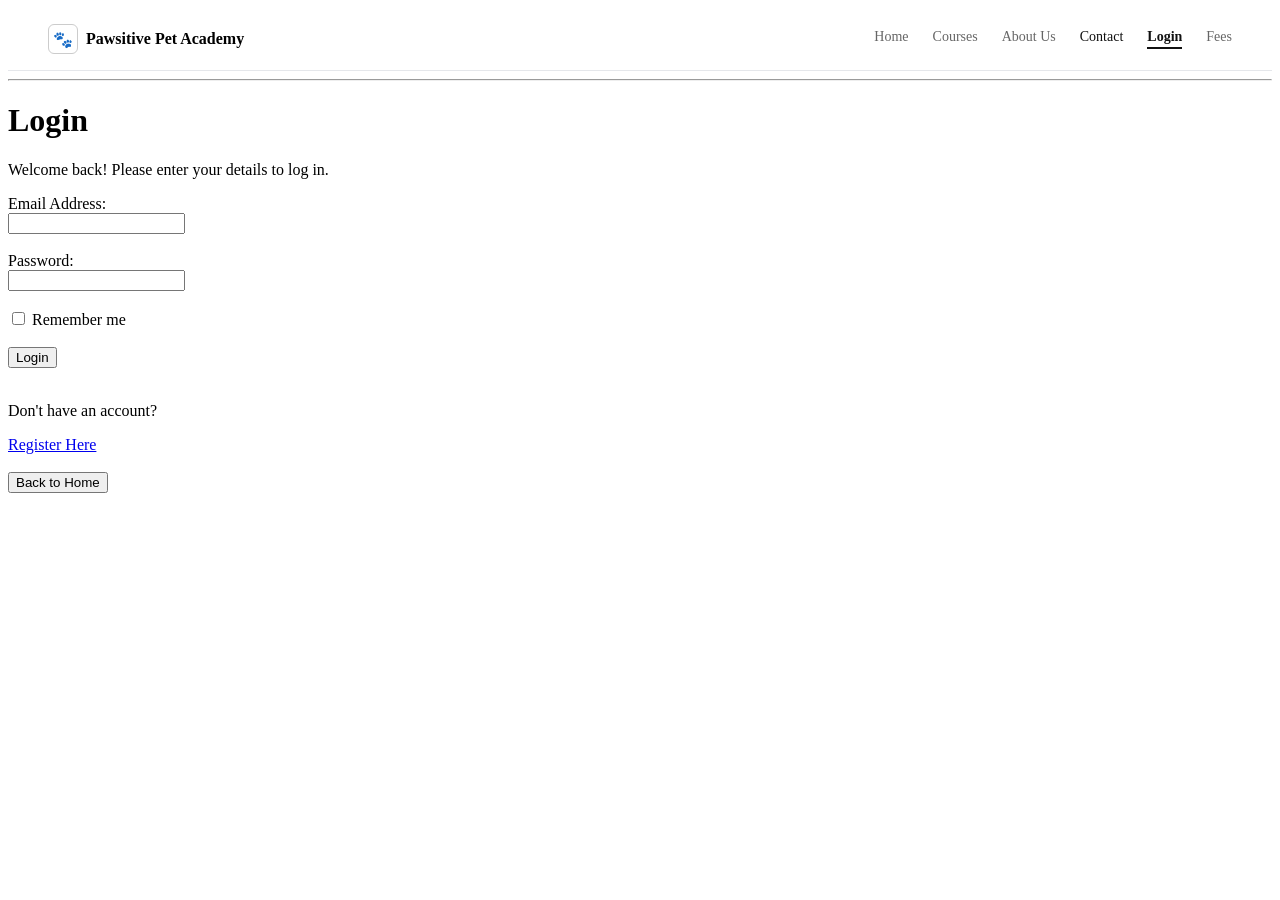
<file: login.html>
<!DOCTYPE html>
<html lang="en">
<head>
    <meta charset="UTF-8">
    <meta name="viewport" content="width=device-width, initial-scale=1.0">
    <title>Document</title>
</head>
<body>
     <div style="display:flex; justify-content:space-between; align-items:center; padding:16px 40px; border-bottom:1px solid #e5e7eb;">
    <div style="display:flex; align-items:center; gap:8px; font-weight:bold;">
      <div style="width:28px; height:28px; border:1px solid #ccc; border-radius:6px; display:flex; align-items:center; justify-content:center;">🐾</div>
      Pawsitive Pet Academy
    </div>
    <div style="display:flex; gap:24px; font-size:14px;">
      <a href="index.html" style="text-decoration:none; color:#666;">Home</a>
      <a href="courses.html" style="text-decoration:none; color:#666;">Courses</a>
      <a href="about.html" style="text-decoration:none; color:#666;">About Us</a>
      <a href="contact.html" style="text-decoration:none; color:#111;">Contact</a>
      <a href="login.html" style="text-decoration:none; color:#111;font-weight:bold; border-bottom:2px solid #111; padding-bottom:2px   ;">Login</a>
      <a href="fees.html" style="text-decoration:none; color:#666;">Fees</a>
    </div>
  </div>

  <hr>
   <h1>Login</h1>
    <p>Welcome back! Please enter your details to log in.</p>
     <form action="#" method="post">
         <label for="email">Email Address:</label> 
         <br> <input type="email" id="email" name="email" required> <br>
         <br> <label for="password">Password:</label> 
         <br> <input type="password" id="password" name="password" required> <br>
         <br> <input type="checkbox" id="remember" name="remember">
          <label for="remember">Remember me</label> 
          <br>
          <br> <button type="submit">Login</button> <br>
          <br> <p>Don't have an account?</p> 
          <a href="enrolment.html">Register Here</a> 
          <br><br> <a href="index.html">
             <button type="button">Back to Home</button> </a> </form>

</body>
</html>
</file>
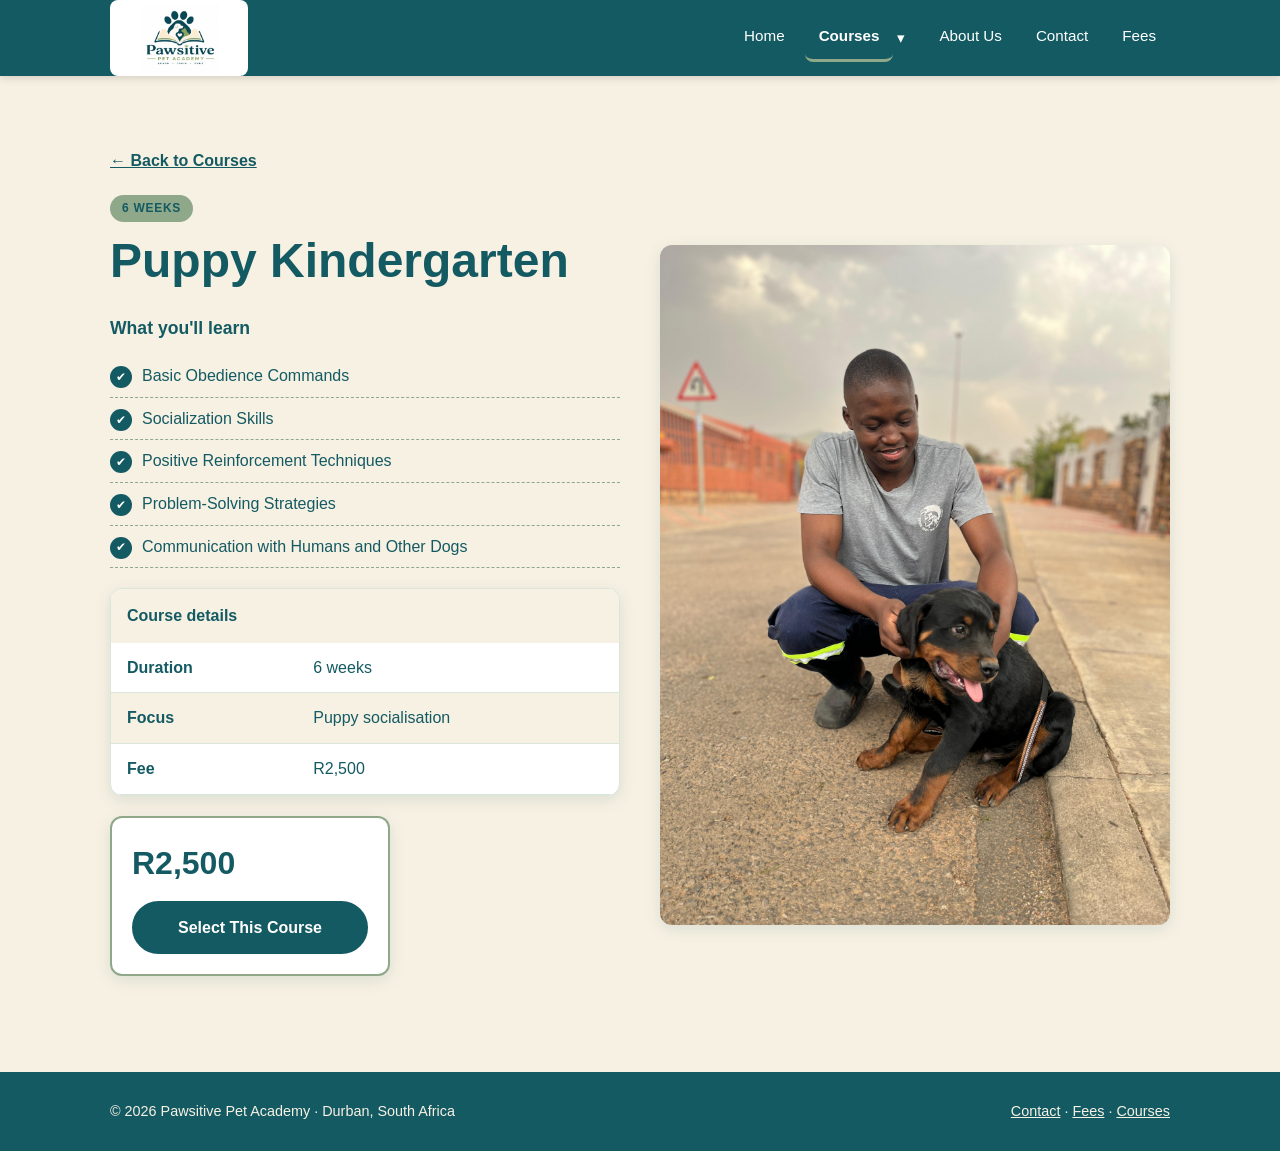
<file: Puppy Kindergarten.html>
<!DOCTYPE html>
<html lang="en">
<head>
  <meta charset="UTF-8">
  <meta name="viewport" content="width=device-width, initial-scale=1.0">
  <meta name="description" content="Pawsitive Pet Academy – professional dog training courses in Durban, South Africa.">
  <title>Puppy Kindergarten | Pawsitive Pet Academy</title>
  <link rel="stylesheet" href="style.css">
  <script src="script.js" defer></script>
</head>
<body>
  <a class="skip-link" href="#main">Skip to content</a>
  <header class="site-header">
    <nav class="container nav" aria-label="Main navigation">
      <a class="brand" href="index.html" aria-label="Pawsitive Pet Academy home"><img src="images/pawsitive-logo.png" alt="Pawsitive Pet Academy logo"></a>
      <button class="nav-toggle" type="button" aria-label="Toggle menu" aria-expanded="false" aria-controls="nav-menu">☰</button>
      <ul class="nav-menu" id="nav-menu">
      <li><a href="index.html">Home</a></li>
      <li class="has-dropdown"><a href="courses.html" aria-current="page">Courses</a><button class="dropdown-toggle" type="button" aria-expanded="false" aria-haspopup="true" aria-label="Show courses menu">▾</button><ul class="dropdown"><li><span class="dropdown-label">6-Month Courses</span></li><li><a href="completeDogTraining.html">Complete Dog Training</a></li><li><a href="Therapy%20and%20service%20prep.html">Therapy and Service Preparation</a></li><li><a href="Behavior%20Rehabilitation.html">Behavior Rehabilitation</a></li><li><span class="dropdown-label">6-Week Short Courses</span></li><li><a href="Puppy%20Kindergarten.html">Puppy Kindergarten</a></li><li><a href="Reliable%20Recall%20Master.html">Reliable Recall Master</a></li><li><a href="Leash%20Walking.html">Leash Walking Workshop</a></li><li><a href="courses.html"><strong>View all courses</strong></a></li></ul></li>
      <li><a href="about.html">About Us</a></li>
      <li><a href="contact.html">Contact</a></li>
      <li><a href="fees.html">Fees</a></li>
      </ul>
    </nav>
  </header>
  <main id="main">

    <section class="section">
      <div class="container">
        <a class="back-link" href="courses.html">← Back to Courses</a>
        <div class="hero-grid" style="margin-top:20px">
          <div>
            <span class="badge">6 WEEKS</span>
            <h1>Puppy Kindergarten</h1>
            <h2 style="font-size:1.1rem">What you'll learn</h2>
            <ul class="learn-list">
          <li>Basic Obedience Commands</li>
          <li>Socialization Skills</li>
          <li>Positive Reinforcement Techniques</li>
          <li>Problem-Solving Strategies</li>
          <li>Communication with Humans and Other Dogs</li>
            </ul>
            <div class="table-wrap" style="margin:20px 0">
              <table class="data" style="min-width:0">
                <caption>Course details</caption>
                <tbody>
                  <tr><th scope="row">Duration</th><td>6 weeks</td></tr>
                  <tr><th scope="row">Focus</th><td>Puppy socialisation</td></tr>
                  <tr><th scope="row">Fee</th><td>R2,500</td></tr>
                </tbody>
              </table>
            </div>
            <div class="price-card">
              <div class="price">R2,500</div>
              <a class="btn" href="enrolment.html?course=puppy">Select This Course</a>
            </div>
          </div>
          <img class="media-img" src="images/puppy%20training.jpeg" alt="Puppy Kindergarten">
        </div>
      </div>
    </section>
  </main>
  <footer class="site-footer">
    <div class="container">
      <span>© <span id="year">2026</span> Pawsitive Pet Academy · Durban, South Africa</span>
      <span><a href="contact.html">Contact</a> · <a href="fees.html">Fees</a> · <a href="courses.html">Courses</a></span>
    </div>
  </footer>
</body>
</html>
</file>
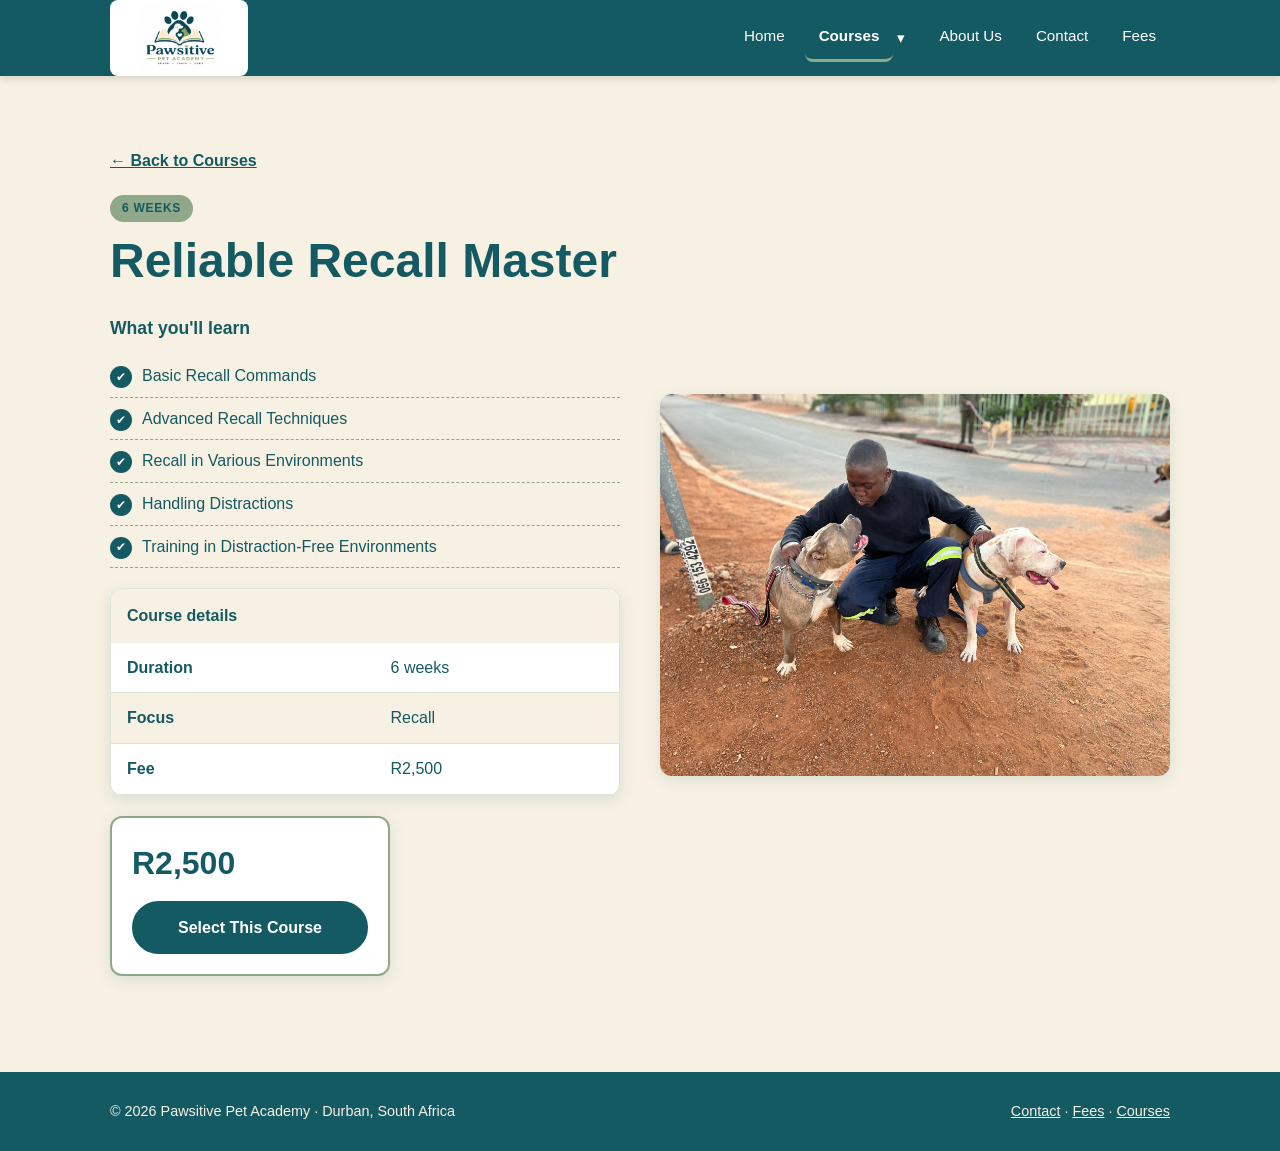
<file: Reliable Recall Master.html>
<!DOCTYPE html>
<html lang="en">
<head>
  <meta charset="UTF-8">
  <meta name="viewport" content="width=device-width, initial-scale=1.0">
  <meta name="description" content="Pawsitive Pet Academy – professional dog training courses in Durban, South Africa.">
  <title>Reliable Recall Master | Pawsitive Pet Academy</title>
  <link rel="stylesheet" href="style.css">
  <script src="script.js" defer></script>
</head>
<body>
  <a class="skip-link" href="#main">Skip to content</a>
  <header class="site-header">
    <nav class="container nav" aria-label="Main navigation">
      <a class="brand" href="index.html" aria-label="Pawsitive Pet Academy home"><img src="images/pawsitive-logo.png" alt="Pawsitive Pet Academy logo"></a>
      <button class="nav-toggle" type="button" aria-label="Toggle menu" aria-expanded="false" aria-controls="nav-menu">☰</button>
      <ul class="nav-menu" id="nav-menu">
      <li><a href="index.html">Home</a></li>
      <li class="has-dropdown"><a href="courses.html" aria-current="page">Courses</a><button class="dropdown-toggle" type="button" aria-expanded="false" aria-haspopup="true" aria-label="Show courses menu">▾</button><ul class="dropdown"><li><span class="dropdown-label">6-Month Courses</span></li><li><a href="completeDogTraining.html">Complete Dog Training</a></li><li><a href="Therapy%20and%20service%20prep.html">Therapy and Service Preparation</a></li><li><a href="Behavior%20Rehabilitation.html">Behavior Rehabilitation</a></li><li><span class="dropdown-label">6-Week Short Courses</span></li><li><a href="Puppy%20Kindergarten.html">Puppy Kindergarten</a></li><li><a href="Reliable%20Recall%20Master.html">Reliable Recall Master</a></li><li><a href="Leash%20Walking.html">Leash Walking Workshop</a></li><li><a href="courses.html"><strong>View all courses</strong></a></li></ul></li>
      <li><a href="about.html">About Us</a></li>
      <li><a href="contact.html">Contact</a></li>
      <li><a href="fees.html">Fees</a></li>
      </ul>
    </nav>
  </header>
  <main id="main">

    <section class="section">
      <div class="container">
        <a class="back-link" href="courses.html">← Back to Courses</a>
        <div class="hero-grid" style="margin-top:20px">
          <div>
            <span class="badge">6 WEEKS</span>
            <h1>Reliable Recall Master</h1>
            <h2 style="font-size:1.1rem">What you'll learn</h2>
            <ul class="learn-list">
          <li>Basic Recall Commands</li>
          <li>Advanced Recall Techniques</li>
          <li>Recall in Various Environments</li>
          <li>Handling Distractions</li>
          <li>Training in Distraction-Free Environments</li>
            </ul>
            <div class="table-wrap" style="margin:20px 0">
              <table class="data" style="min-width:0">
                <caption>Course details</caption>
                <tbody>
                  <tr><th scope="row">Duration</th><td>6 weeks</td></tr>
                  <tr><th scope="row">Focus</th><td>Recall</td></tr>
                  <tr><th scope="row">Fee</th><td>R2,500</td></tr>
                </tbody>
              </table>
            </div>
            <div class="price-card">
              <div class="price">R2,500</div>
              <a class="btn" href="enrolment.html?course=recall">Select This Course</a>
            </div>
          </div>
          <img class="media-img" src="images/recall%20master.jpeg" alt="Reliable Recall Master">
        </div>
      </div>
    </section>
  </main>
  <footer class="site-footer">
    <div class="container">
      <span>© <span id="year">2026</span> Pawsitive Pet Academy · Durban, South Africa</span>
      <span><a href="contact.html">Contact</a> · <a href="fees.html">Fees</a> · <a href="courses.html">Courses</a></span>
    </div>
  </footer>
</body>
</html>
</file>
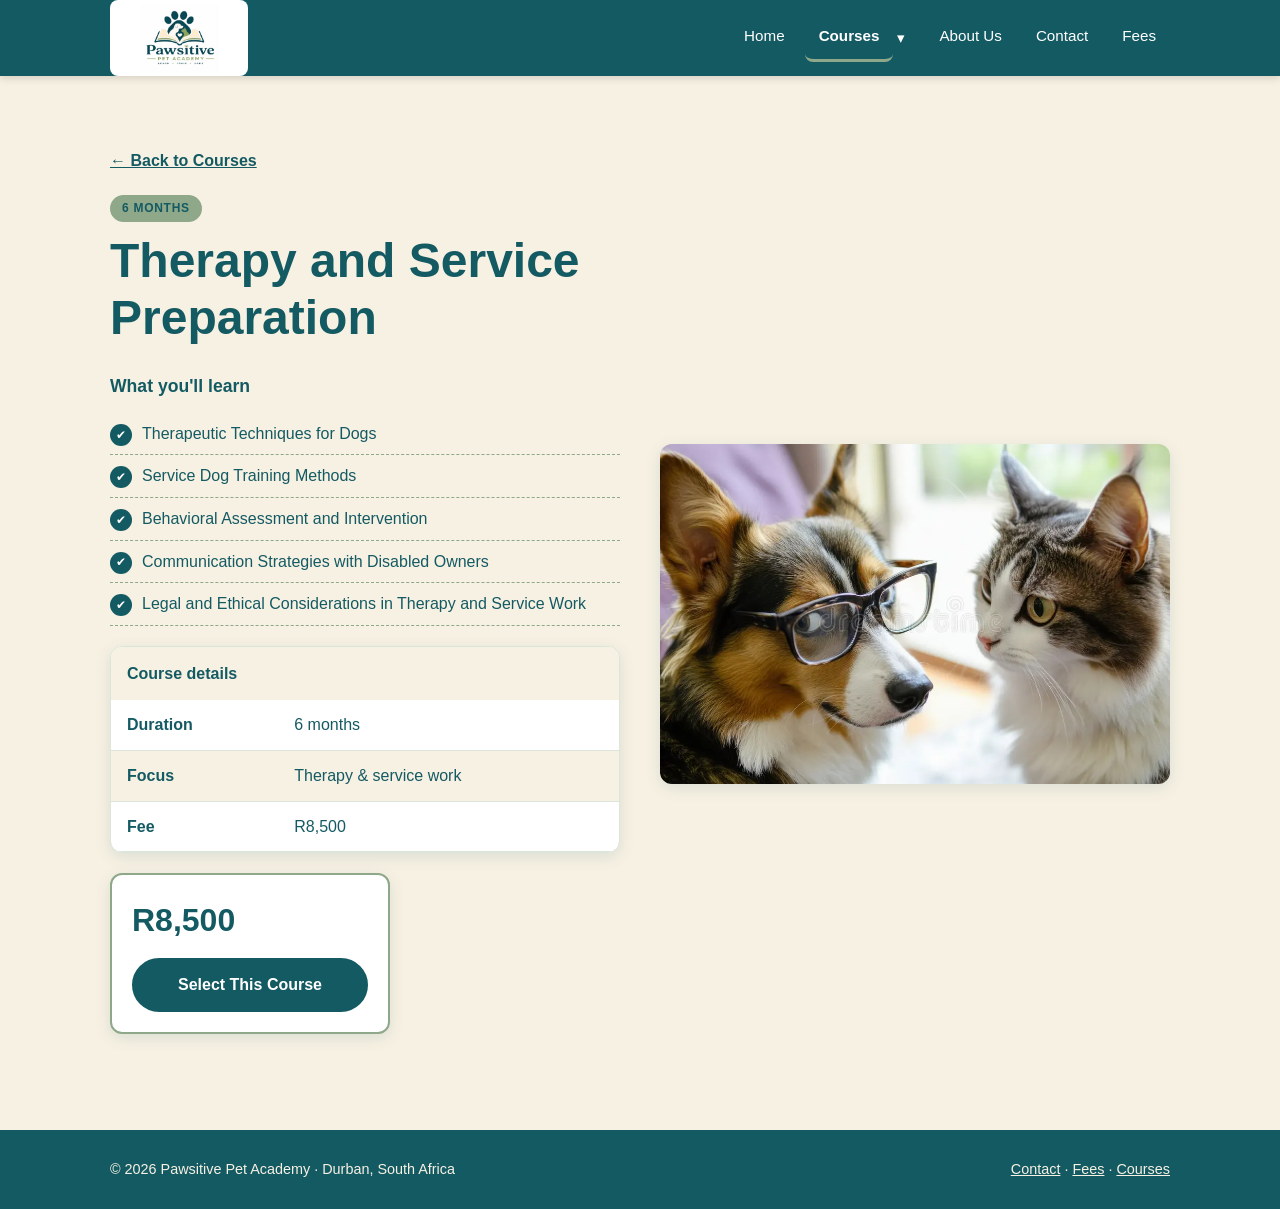
<file: Therapy and service prep.html>
<!DOCTYPE html>
<html lang="en">
<head>
  <meta charset="UTF-8">
  <meta name="viewport" content="width=device-width, initial-scale=1.0">
  <meta name="description" content="Pawsitive Pet Academy – professional dog training courses in Durban, South Africa.">
  <title>Therapy and Service Preparation | Pawsitive Pet Academy</title>
  <link rel="stylesheet" href="style.css">
  <script src="script.js" defer></script>
</head>
<body>
  <a class="skip-link" href="#main">Skip to content</a>
  <header class="site-header">
    <nav class="container nav" aria-label="Main navigation">
      <a class="brand" href="index.html" aria-label="Pawsitive Pet Academy home"><img src="images/pawsitive-logo.png" alt="Pawsitive Pet Academy logo"></a>
      <button class="nav-toggle" type="button" aria-label="Toggle menu" aria-expanded="false" aria-controls="nav-menu">☰</button>
      <ul class="nav-menu" id="nav-menu">
      <li><a href="index.html">Home</a></li>
      <li class="has-dropdown"><a href="courses.html" aria-current="page">Courses</a><button class="dropdown-toggle" type="button" aria-expanded="false" aria-haspopup="true" aria-label="Show courses menu">▾</button><ul class="dropdown"><li><span class="dropdown-label">6-Month Courses</span></li><li><a href="completeDogTraining.html">Complete Dog Training</a></li><li><a href="Therapy%20and%20service%20prep.html">Therapy and Service Preparation</a></li><li><a href="Behavior%20Rehabilitation.html">Behavior Rehabilitation</a></li><li><span class="dropdown-label">6-Week Short Courses</span></li><li><a href="Puppy%20Kindergarten.html">Puppy Kindergarten</a></li><li><a href="Reliable%20Recall%20Master.html">Reliable Recall Master</a></li><li><a href="Leash%20Walking.html">Leash Walking Workshop</a></li><li><a href="courses.html"><strong>View all courses</strong></a></li></ul></li>
      <li><a href="about.html">About Us</a></li>
      <li><a href="contact.html">Contact</a></li>
      <li><a href="fees.html">Fees</a></li>
      </ul>
    </nav>
  </header>
  <main id="main">

    <section class="section">
      <div class="container">
        <a class="back-link" href="courses.html">← Back to Courses</a>
        <div class="hero-grid" style="margin-top:20px">
          <div>
            <span class="badge">6 MONTHS</span>
            <h1>Therapy and Service Preparation</h1>
            <h2 style="font-size:1.1rem">What you'll learn</h2>
            <ul class="learn-list">
          <li>Therapeutic Techniques for Dogs</li>
          <li>Service Dog Training Methods</li>
          <li>Behavioral Assessment and Intervention</li>
          <li>Communication Strategies with Disabled Owners</li>
          <li>Legal and Ethical Considerations in Therapy and Service Work</li>
            </ul>
            <div class="table-wrap" style="margin:20px 0">
              <table class="data" style="min-width:0">
                <caption>Course details</caption>
                <tbody>
                  <tr><th scope="row">Duration</th><td>6 months</td></tr>
                  <tr><th scope="row">Focus</th><td>Therapy & service work</td></tr>
                  <tr><th scope="row">Fee</th><td>R8,500</td></tr>
                </tbody>
              </table>
            </div>
            <div class="price-card">
              <div class="price">R8,500</div>
              <a class="btn" href="enrolment.html?course=therapy">Select This Course</a>
            </div>
          </div>
          <img class="media-img" src="images/dog%20theraphy.webp" alt="Therapy and Service Preparation">
        </div>
      </div>
    </section>
  </main>
  <footer class="site-footer">
    <div class="container">
      <span>© <span id="year">2026</span> Pawsitive Pet Academy · Durban, South Africa</span>
      <span><a href="contact.html">Contact</a> · <a href="fees.html">Fees</a> · <a href="courses.html">Courses</a></span>
    </div>
  </footer>
</body>
</html>
</file>
<file: style.css>
/* ==========================================================
   Pawsitive Pet Academy – Stylesheet
   Palette: Teal #145A63 | Sage #8FA88A | Cream #F7F1E3 | White
   ========================================================== */
:root {
  --teal: #145A63;
  --teal-dark: #0E434A;      /* darker shade of teal for hover states */
  --sage: #8FA88A;
  --sage-light: #DCE5D9;     /* tint of sage for borders / row stripes */
  --cream: #F7F1E3;
  --white: #FFFFFF;
  --error: #9B2C2C;
  --radius: 12px;
  --shadow: 0 4px 16px rgba(20, 90, 99, 0.12);
  --maxw: 1100px;
}

*, *::before, *::after { box-sizing: border-box; }
html { scroll-behavior: smooth; }
body {
  margin: 0;
  font-family: "Segoe UI", Roboto, Helvetica, Arial, sans-serif;
  line-height: 1.6;
  color: var(--teal);
  background: var(--cream);
}
img { max-width: 100%; height: auto; display: block; }
a { color: var(--teal); }
a:hover { color: var(--teal-dark); }
h1, h2, h3, h4 { line-height: 1.2; margin: 0 0 .6em; }
h1 { font-size: clamp(2rem, 4vw, 3rem); }
h2 { font-size: clamp(1.5rem, 3vw, 2rem); }
p { margin: 0 0 1em; }
.container { width: 100%; max-width: var(--maxw); margin: 0 auto; padding: 0 20px; }
.section { padding: 48px 0; }
.section--white { background: var(--white); }
.eyebrow { font-size: .8rem; font-weight: 700; letter-spacing: .12em; text-transform: uppercase; color: var(--teal); opacity: .75; }
.skip-link { position: absolute; left: -999px; top: 0; background: var(--teal); color: var(--white); padding: 8px 14px; z-index: 200; }
.skip-link:focus { left: 10px; top: 10px; }
:focus-visible { outline: 3px solid var(--sage); outline-offset: 2px; }

/* ---------- Header / Navigation ---------- */
.site-header { background: var(--teal); position: sticky; top: 0; z-index: 100; box-shadow: 0 2px 8px rgba(0,0,0,.15); }
.nav { display: flex; align-items: center; justify-content: space-between; min-height: 68px; }
.brand { display: flex; align-items: center; gap: 10px; color: var(--white); text-decoration: none; font-weight: 700; font-size: 1.1rem; }
.brand:hover { color: var(--cream); }
.brand img { width: 138px; height: 76px; object-fit: contain; background: var(--white); border-radius: 8px; padding: 3px; }
.discount-note { margin-bottom: 8px; }
.discount-list { margin: 0 0 24px; padding-left: 24px; }
.discount-list li { margin: 5px 0; }
.nav-menu { list-style: none; margin: 0; padding: 0; display: flex; gap: 6px; align-items: center; }
.nav-menu > li { position: relative; }
.nav-menu a, .dropdown-toggle {
  color: var(--white); text-decoration: none; font-size: .95rem; padding: 10px 14px; display: inline-block; border-radius: 8px;
  border-bottom: 3px solid transparent;
}
.nav-menu a:hover, .dropdown-toggle:hover { background: var(--teal-dark); color: var(--white); }
.nav-menu a[aria-current="page"] { border-bottom-color: var(--sage); font-weight: 700; }
.nav-toggle { display: none; background: none; border: 2px solid var(--cream); color: var(--cream); font-size: 1.4rem; border-radius: 8px; padding: 2px 12px; cursor: pointer; }

/* Drop-down menu */
.has-dropdown { display: flex; align-items: center; }
.dropdown-toggle { background: none; border: 0; cursor: pointer; padding-left: 4px; font-family: inherit; }
.dropdown {
  list-style: none; margin: 0; padding: 8px; position: absolute; top: 100%; left: 0; min-width: 260px;
  background: var(--white); border-radius: var(--radius); box-shadow: var(--shadow); border: 1px solid var(--sage-light);
  opacity: 0; visibility: hidden; transform: translateY(6px); transition: opacity .2s, transform .2s, visibility .2s;
}
.dropdown li { position: static; }
.dropdown a { display: block; color: var(--teal); border-radius: 8px; border-bottom: 0; }
.dropdown a:hover { background: var(--cream); color: var(--teal-dark); }
.dropdown .dropdown-label { display: block; padding: 8px 14px 2px; font-size: .72rem; font-weight: 700; letter-spacing: .1em; text-transform: uppercase; color: var(--sage); filter: brightness(.7); }
.has-dropdown:hover > .dropdown,
.has-dropdown:focus-within > .dropdown,
.has-dropdown.open > .dropdown { opacity: 1; visibility: visible; transform: none; }

/* ---------- Buttons ---------- */
.btn {
  display: inline-block; padding: 12px 24px; border-radius: 999px; border: 2px solid var(--teal);
  background: var(--teal); color: var(--white); font: inherit; font-weight: 600; text-decoration: none; cursor: pointer;
  transition: background .2s, color .2s, transform .1s;
}
.btn:hover { background: var(--teal-dark); color: var(--white); }
.btn:active { transform: scale(.98); }
.btn--outline { background: transparent; color: var(--teal); }
.btn--outline:hover { background: var(--teal); color: var(--white); }
.btn--sage { background: var(--sage); border-color: var(--sage); color: var(--teal); }
.btn--sage:hover { background: var(--teal); border-color: var(--teal); color: var(--white); }
.btn-row { display: flex; flex-wrap: wrap; gap: 12px; margin-top: 20px; }

/* ---------- Hero ---------- */
.hero { padding: 56px 0; }
.hero-grid { display: grid; grid-template-columns: 1fr 1fr; gap: 40px; align-items: center; }
.hero p.lead { font-size: 1.15rem; max-width: 46ch; }
.hero img, .media-img { border-radius: var(--radius); box-shadow: var(--shadow); width: 100%; object-fit: cover; }
.hero img { aspect-ratio: 4 / 3; }

/* ---------- Cards ---------- */
.grid { display: grid; gap: 24px; }
.grid--3 { grid-template-columns: repeat(3, 1fr); }
.card { background: var(--white); border: 1px solid var(--sage-light); border-radius: var(--radius); overflow: hidden; box-shadow: var(--shadow); display: flex; flex-direction: column; }
.card img { aspect-ratio: 16 / 10; object-fit: cover; width: 100%; }
.card-body { padding: 20px; display: flex; flex-direction: column; flex: 1; }
.card-body .btn { margin-top: auto; align-self: flex-start; }
.badge { display: inline-block; background: var(--sage); color: var(--teal); font-size: .75rem; font-weight: 700; letter-spacing: .06em; padding: 4px 12px; border-radius: 999px; margin-bottom: 10px; }
.feature { background: var(--white); border-left: 6px solid var(--sage); padding: 20px; border-radius: var(--radius); box-shadow: var(--shadow); }
.feature .icon { font-size: 1.6rem; }

/* ---------- Tables ---------- */
.table-wrap { overflow-x: auto; border-radius: var(--radius); box-shadow: var(--shadow); border: 1px solid var(--sage-light); background: var(--white); }
table.data { width: 100%; border-collapse: collapse; min-width: 480px; }
table.data caption { text-align: left; padding: 14px 16px; font-weight: 700; background: var(--cream); }
table.data th, table.data td { padding: 12px 16px; text-align: left; border-bottom: 1px solid var(--sage-light); }
table.data thead th { background: var(--teal); color: var(--white); font-size: .9rem; }
table.data tbody tr:nth-child(even) { background: var(--cream); }
table.data tbody tr:hover { background: var(--sage-light); }
table.data td.num, table.data th.num { text-align: right; white-space: nowrap; }
table.data tfoot td, table.data tfoot th { font-weight: 700; background: var(--sage-light); border-bottom: 0; }
table.data a { font-weight: 600; }

/* ---------- Forms ---------- */
.form-card { background: var(--white); border: 1px solid var(--sage-light); border-radius: var(--radius); box-shadow: var(--shadow); padding: 28px; max-width: 640px; }
.form-card.wide { max-width: 100%; }
fieldset { border: 1px solid var(--sage-light); border-radius: var(--radius); padding: 16px 20px; margin: 0 0 20px; }
legend { font-weight: 700; padding: 0 8px; }
.field { margin-bottom: 18px; }
.field label { display: block; font-weight: 600; margin-bottom: 6px; }
.field .hint { font-weight: 400; font-size: .85rem; opacity: .75; }
input[type="text"], input[type="email"], input[type="tel"], input[type="password"], select, textarea {
  width: 100%; padding: 11px 14px; font: inherit; color: var(--teal); background: var(--cream);
  border: 2px solid var(--sage); border-radius: 8px;
}
input:focus, select:focus, textarea:focus { outline: none; border-color: var(--teal); background: var(--white); }
.field.has-error input, .field.has-error select, .field.has-error textarea { border-color: var(--error); background: #FFF6F6; }
.error-msg { display: none; color: var(--error); font-size: .88rem; margin-top: 6px; font-weight: 600; }
.field.has-error .error-msg, .error-msg.show { display: block; }
.check { display: flex; gap: 10px; align-items: flex-start; margin-bottom: 14px; }
.check input { width: 20px; height: 20px; margin-top: 3px; accent-color: var(--teal); flex-shrink: 0; }

.form-status { display: none; padding: 14px 16px; border-radius: 8px; margin-bottom: 18px; font-weight: 600; }
.form-status.show { display: block; }
.form-status.success { background: var(--sage-light); border-left: 6px solid var(--teal); }
.form-status.error { background: #FDECEC; color: var(--error); border-left: 6px solid var(--error); }
.form-status.info { background: var(--cream); border-left: 6px solid var(--sage); }

/* ---------- Course detail ---------- */
.price-card { background: var(--white); border: 2px solid var(--sage); border-radius: var(--radius); padding: 20px; max-width: 280px; box-shadow: var(--shadow); }
.price-card .price { font-size: 2rem; font-weight: 800; margin-bottom: 12px; }
.price-card .btn { width: 100%; text-align: center; }
.learn-list { padding-left: 0; list-style: none; }
.learn-list li { padding: 8px 0 8px 32px; position: relative; border-bottom: 1px dashed var(--sage); }
.learn-list li::before { content: "✔"; position: absolute; left: 0; color: var(--white); background: var(--teal); width: 22px; height: 22px; border-radius: 50%; font-size: .72rem; display: grid; place-items: center; top: 11px; }
.back-link { display: inline-block; margin: 24px 0 0; font-weight: 600; }

/* Quote / purpose block */
.purpose { background: var(--teal); color: var(--cream); padding: 48px 0; }
.purpose .eyebrow { color: var(--sage); opacity: 1; }
.purpose h2 { font-weight: 500; font-style: italic; max-width: 32ch; }

/* ---------- Footer ---------- */
.site-footer { background: var(--teal); color: var(--cream); padding: 28px 0; margin-top: 48px; font-size: .9rem; }
.site-footer .container { display: flex; justify-content: space-between; flex-wrap: wrap; gap: 10px; }
.site-footer a { color: var(--cream); }

/* ---------- Responsive ---------- */
@media (max-width: 860px) {
  .hero-grid, .grid--3, .split { grid-template-columns: 1fr; }
  .nav-toggle { display: block; }
  .nav { flex-wrap: wrap; padding-top: 10px; padding-bottom: 10px; }
  .nav-menu { display: none; flex-direction: column; align-items: stretch; width: 100%; gap: 0; padding-bottom: 10px; }
  .nav-menu.open { display: flex; }
  .nav-menu > li { width: 100%; }
  .has-dropdown { flex-wrap: wrap; }
  .has-dropdown > a { flex: 1; }
  .dropdown { position: static; opacity: 1; visibility: visible; transform: none; display: none; width: 100%; box-shadow: none; margin: 4px 0 8px; }
  .has-dropdown:hover > .dropdown, .has-dropdown:focus-within > .dropdown { display: none; }
  .has-dropdown.open > .dropdown { display: block; }
}
@media (prefers-reduced-motion: reduce) { * { transition: none !important; scroll-behavior: auto !important; } }
</file>
